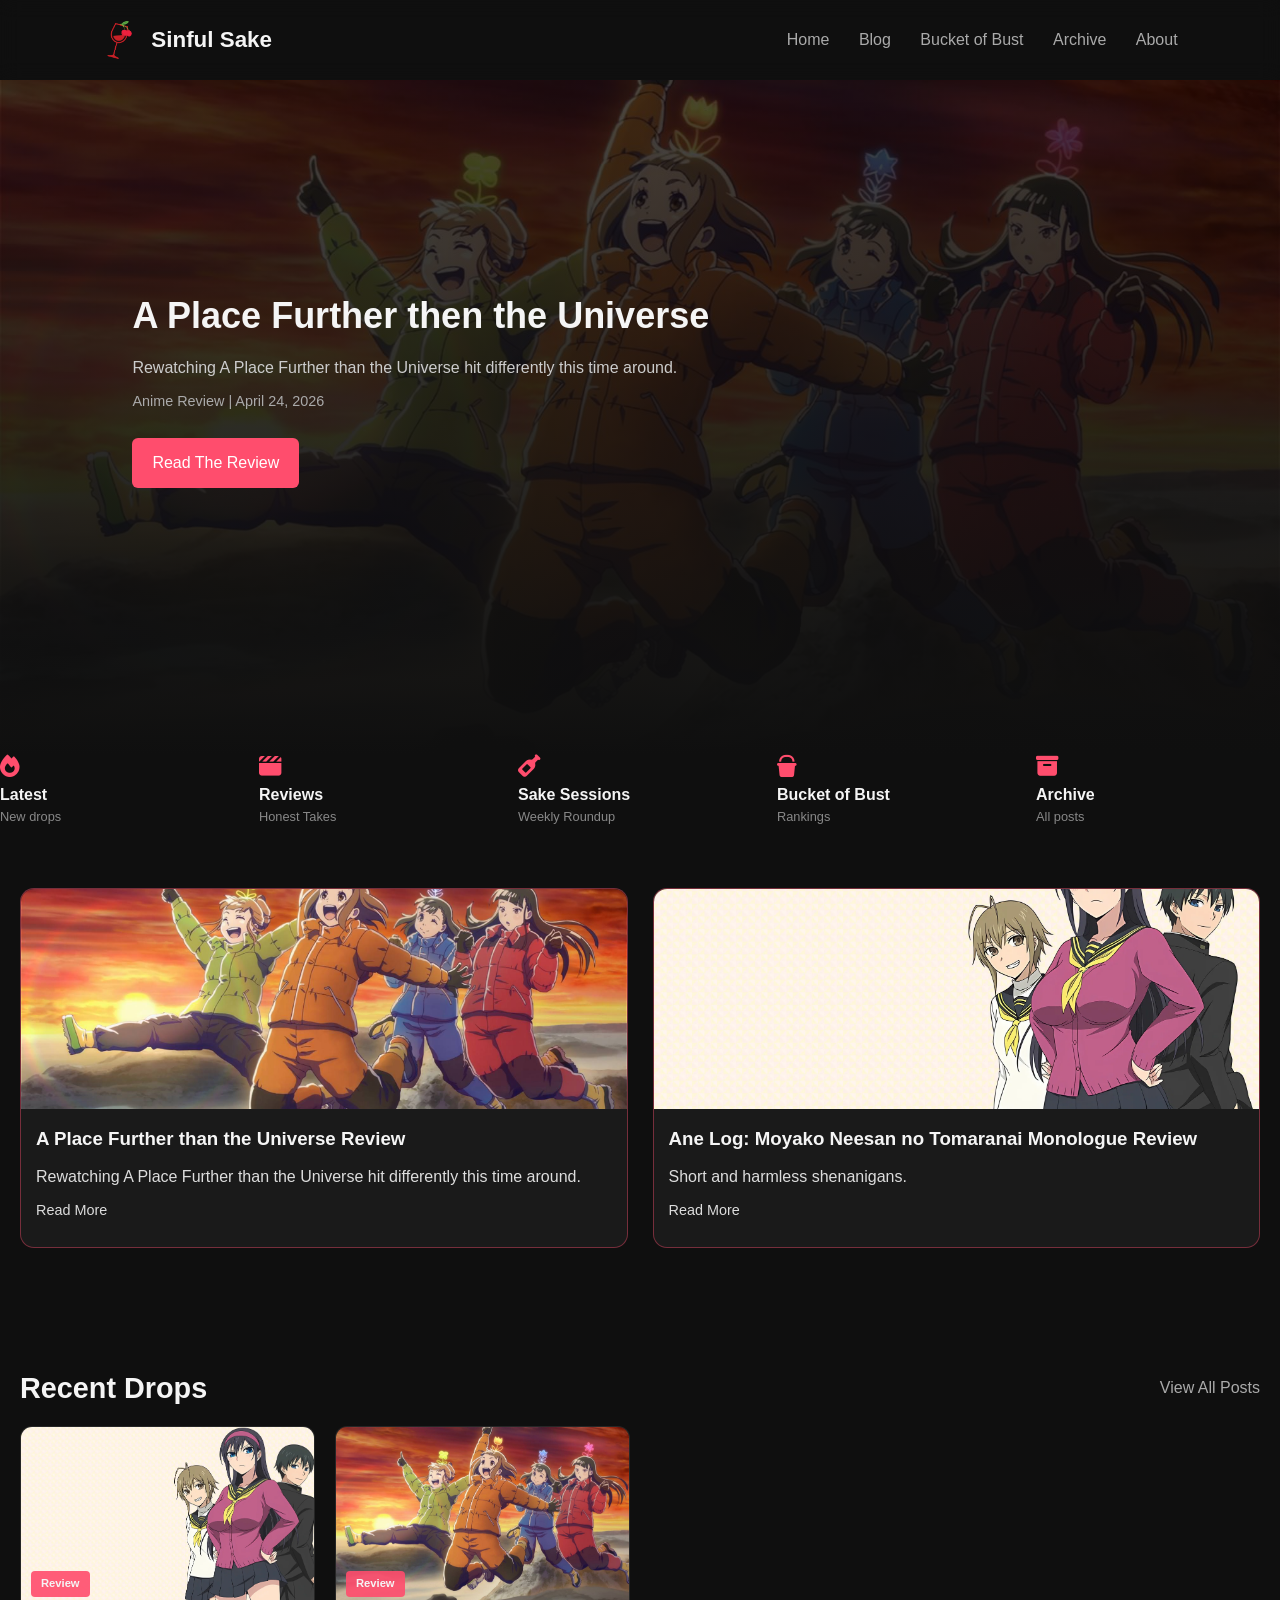
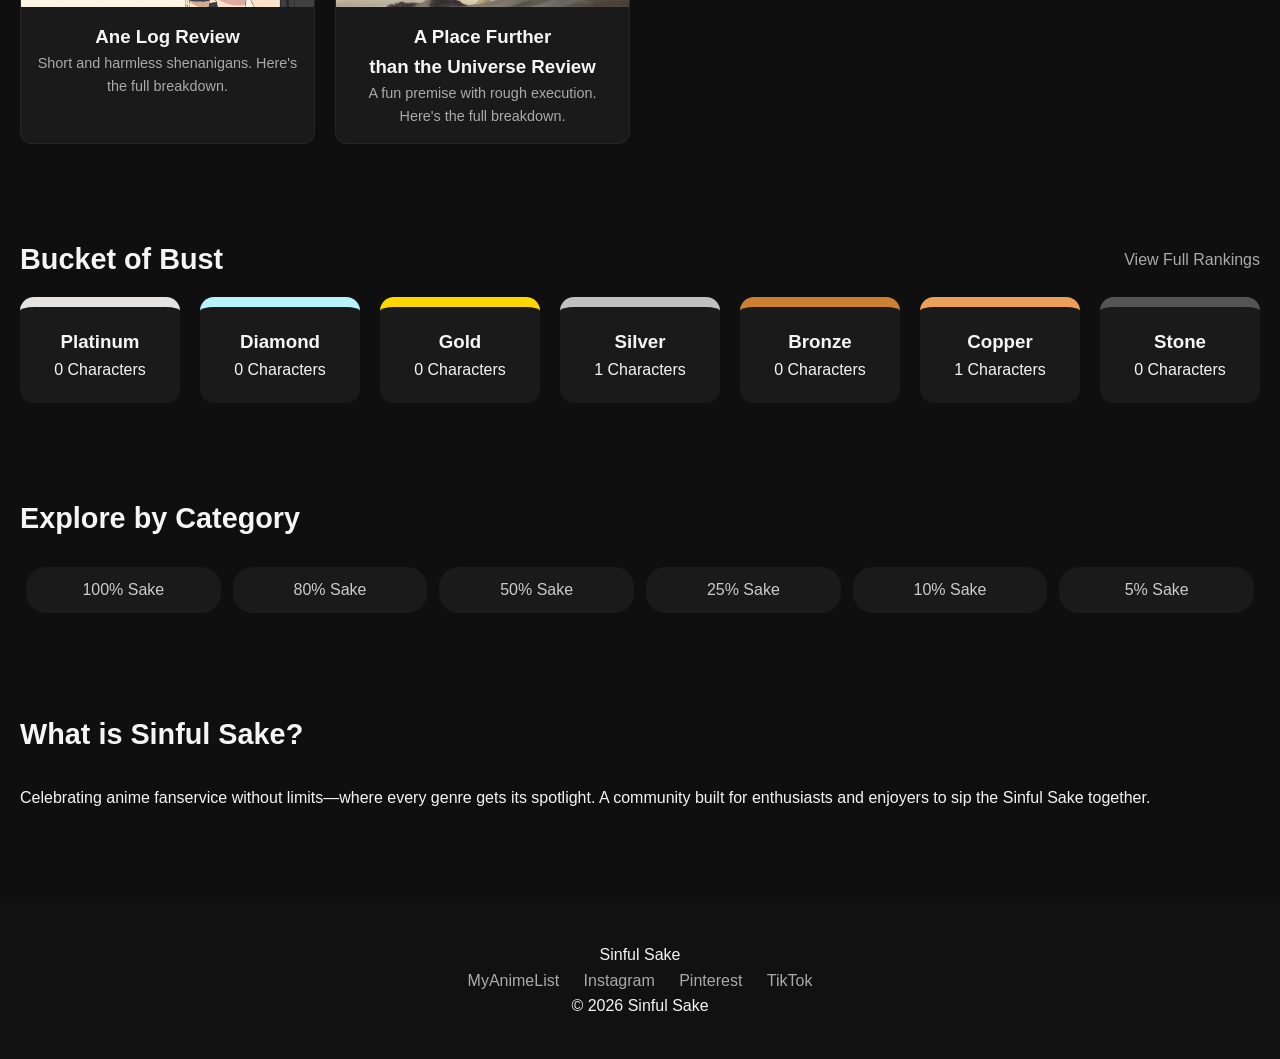
<file: index.html>
<!DOCTYPE html>
<html lang="en">
<head>
    <meta charset="UTF-8">
    <meta name="viewport" content="width=device-width, initial-scale=1.0">
    <title>Sinful Sake</title>
    <link rel="shortcut icon" href="img/icon.ico" type="image/x-icon">
    <link rel="stylesheet" href="https://cdnjs.cloudflare.com/ajax/libs/font-awesome/6.5.0/css/all.min.css">
    <link rel="stylesheet" href="css/base.css">
    <link rel="stylesheet" href="css/layout.css">
    <link rel="stylesheet" href="css/components.css">
    <link rel="stylesheet" href="css/pages.css">
    <link rel="stylesheet" href="css/post.css">
    <link rel="stylesheet" href="css/responsive.css">
    <!-- Google tag (gtag.js) -->
    <script async src="https://www.googletagmanager.com/gtag/js?id=G-5C6N6DQBXB"></script>
    <script>
      window.dataLayer = window.dataLayer || [];
      function gtag(){dataLayer.push(arguments);}
      gtag('js', new Date());
    
      gtag('config', 'G-5C6N6DQBXB');
    </script>
</head>

<body>
<!-- NAVBAR -->
<div id="navbar"></div>

<!-- HERO -->
<main>
<section class="hero">
    <div class="hero-content index">
        <h1>A Place Further then the Universe</h1>

        <p class="subtitle">
            Rewatching A Place Further than the Universe hit differently this time around.
        </p>

        <div class="meta">
            <span class="noselect">Anime Review</span>
            <span class="noselect">|</span>
            <span class="noselect">April 24, 2026</span>
        </div>

        <a href="post/sora-yori-mo-tooi-basho.html" class="btn">
            Read The Review
        </a>
    </div>
</section>
<div class="character-section-margin">
    
    <!-- FEATURE BAR -->
    <section class="feature-bar">
        <a href="blog.html" class="feature">
            <i class="fa-solid fa-fire"></i>
            <div>
                <strong>Latest</strong>
                <span class="subtitle">New drops</span>
            </div>
        </a>
    
        <a href="blog.html?filter=review" class="feature">
            <i class="fa-solid fa-clapperboard"></i>
            <div>
                <strong>Reviews</strong>
                <span class="subtitle">Honest Takes</span>
            </div>
        </a>
    
        <a href="blog.html?filter=weekly" class="feature">
            <i class="fa-solid fa-wine-bottle"></i>
            <div>
                <strong>Sake Sessions</strong>
                <span class="subtitle">Weekly Roundup</span>
            </div>
        </a>
    
        <a href="bucket.html" class="feature">
            <i class="fa-solid fa-bucket"></i>
            <div>
                <strong>Bucket of Bust</strong>
                <span class="subtitle">Rankings</span>
            </div>
        </a>
    
        <a href="archive.html" class="feature">
            <i class="fa-solid fa-box-archive"></i>
            <div>
                <strong>Archive</strong>
                <span class="subtitle">All posts</span>
            </div>
        </a>
    </section>
    
    <!-- SPLIT SECTION -->
    <section class="container split">
        <div class="card featured" onclick="window.location.href='post/sora-yori-mo-tooi-basho.html'">
            <img src="img/anime/a-place-further-than-the-universe/a-place-further-than-the-universe.jpeg" alt="A Place Further than the Universe">
    
            <div class="post-content content">
                <h3>A Place Further than the Universe Review</h3>
                <p>Rewatching A Place Further than the Universe hit differently this time around.</p>
    
                <div class="meta">
                    <p>Read More</p>
                </div>
            </div>
        </div>
        <div class="card featured" onclick="window.location.href='post/ane-log.html'">
            <img src="content/anime/ane-log/ane-log.webp" alt="Ane Log">
    
            <div class="post-content content">
                <h3>Ane Log: Moyako Neesan no Tomaranai Monologue Review</h3>
                <p>Short and harmless shenanigans.</p>
    
                <div class="meta">
                    <p>Read More</p>
                </div>
            </div>
        </div>
    </section>
    
    <!-- RECENT DROPS -->
    <section class="container recent-section">
        <div>
            <div class="section-header">
                <h2>Recent Drops</h2>
                <a href="blog.html" class="view-all">View All Posts</a>
            </div>
            <div class="post-grid">
                <!-- CARD -->
                <a href="post/ane-log.html" class="post-card">
                    <div class="post-image">
                        <img src="content/anime/ane-log/ane-log.webp" alt="Ane Log Review">
                        <span class="label review">Review</span>
                    </div>
                    <div class="post-body">
                        <h3>Ane Log Review</h3>
                        <p>Short and harmless shenanigans. Here's the full breakdown.</p>
                    </div>
                </a>
                <a href="post/sora-yori-mo-tooi-basho.html" class="post-card">
                    <div class="post-image">
                        <img src="img/anime/a-place-further-than-the-universe/a-place-further-than-the-universe.jpeg" alt="A Place Further than the Universe Review">
                        <span class="label review">Review</span>
                    </div>
                    <div class="post-body">
                        <h3>A Place Further <br>than the Universe Review</h3>
                        <p>A fun premise with rough execution. Here's the full breakdown.</p>
                    </div>
                </a>
            </div>
        </div>
    </section>
    
    <!-- BUCKET OF BUST -->
    <section class="bucket-section">
        <div class="container noselect">
                <div class="section-header">
                    <h2>Bucket of Bust</h2>
                    <a href="bucket.html" class="view-all">View Full Rankings</a>
                </div>
                <div class="bucket-grid">
                    <div class="tier platinum">
                        <a href="#">
                            <h3>Platinum</h3>
                        </a>
                        <span>0 Characters</span>
                    </div>
    
                    <div class="tier diamond">
                        <a href="#">
                            <h3>Diamond</h3>
                        </a>
                        <span>0 Characters</span>
                    </div>
    
                    <div class="tier gold">
                        <a href="#">
                            <h3>Gold</h3>
                        </a>
                        <span>0 Characters</span>
                    </div>
    
                    <div class="tier silver">
                        <a href="#">
                            <h3>Silver</h3>
                        </a>
                        <span>1 Characters</span>
                    </div>
    
                    <div class="tier bronze">
                        <a href="#">
                            <h3>Bronze</h3>
                        </a>
                        <span>0 Characters</span>
                    </div>
    
                    <div class="tier copper">
                        <a href="#">
                            <h3>Copper</h3>
                        </a>
                        <span>1 Characters</span>
                    </div>
    
                    <div class="tier stone">
                        <a href="#">
                            <h3>Stone</h3>
                        </a>
                        <span>0 Characters</span>
                    </div>
                </div>
        </div>
    </section>
    
    <!-- CATEGORIES -->
    <section class="category-section">
        <div class="container">
            <h2>Explore by Category</h2>
            <div class="category-tags">
                <a href="#">100% Sake</a>
                <a href="#">80% Sake</a>
                <a href="#">50% Sake</a>
                <a href="#">25% Sake</a>
                <a href="#">10% Sake</a>
                <a href="#">5% Sake</a>
            </div>
        </div>
    </section>
    
    <!-- ABOUT -->
    <section class="about">
        <div class = "container">
            <h2>What is Sinful Sake?</h2>
            <p>Celebrating anime fanservice without limits—where every genre gets its spotlight. A community built for enthusiasts and enjoyers to sip the Sinful Sake together.</p>
        </div>
    </section>
</div>
</main>
<!-- FOOTER -->
<div id="footer"></div>

<script src="scripts/script.js"></script>
<script src="scripts/gallery.js"></script>
</body>
</html>
</file>
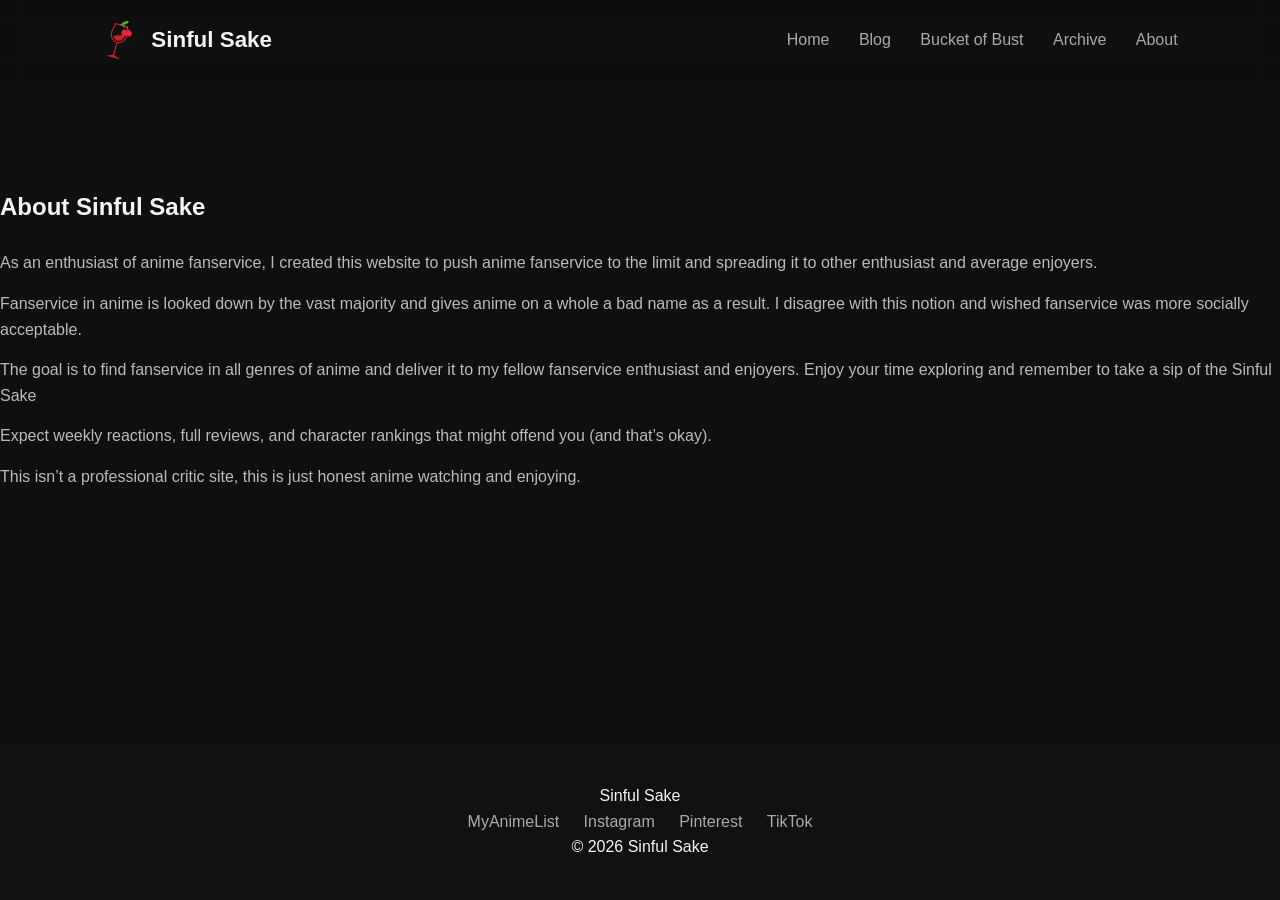
<file: about.html>
<!DOCTYPE html>
<html lang="en">
<head>
    <meta charset="UTF-8">
    <meta name="viewport" content="width=device-width, initial-scale=1.0">
    <title>About - Sinful Sake</title>
    <link rel="shortcut icon" href="img/Sinful Sake V2.ico" type="image/x-icon">
    <link rel="stylesheet" href="css/base.css">
    <link rel="stylesheet" href="css/layout.css">
    <link rel="stylesheet" href="css/components.css">
    <link rel="stylesheet" href="css/pages.css">
    <link rel="stylesheet" href="css/post.css">
    <link rel="stylesheet" href="css/responsive.css">
    <!-- Google tag (gtag.js) -->
    <script async src="https://www.googletagmanager.com/gtag/js?id=G-5C6N6DQBXB"></script>
    <script>
      window.dataLayer = window.dataLayer || [];
      function gtag(){dataLayer.push(arguments);}
      gtag('js', new Date());
    
      gtag('config', 'G-5C6N6DQBXB');
    </script>
</head>
<body>

<div id="navbar"></div>

<section class="character-section-margin">
    <div class="about-layout">
        <h1>About Sinful Sake</h1>
        <p>
            As an enthusiast of anime fanservice, I created this website to push anime fanservice to the limit and spreading it to other enthusiast and average enjoyers.
        </p>
        <p>
            Fanservice in anime is looked down by the vast majority and gives anime on a whole a bad name as a result. I disagree with this notion and wished fanservice was more socially acceptable.
        </p>
        <p>
            The goal is to find fanservice in all genres of anime and deliver it to my fellow fanservice enthusiast and enjoyers. Enjoy your time exploring and remember to take a sip of the Sinful Sake
        </p>
        <p>
            Expect weekly reactions, full reviews, and character rankings that
            might offend you (and that’s okay).
        </p>
        <p>
            This isn’t a professional critic site, this is just honest anime watching and enjoying.
        </p>
    </div>
</section>

<!-- FOOTER -->
<div id="footer" style="margin-top: auto;"></div>

<script src="scripts/script.js"></script>
<script src="scripts/gallery.js"></script>
</body>
</html>
</file>
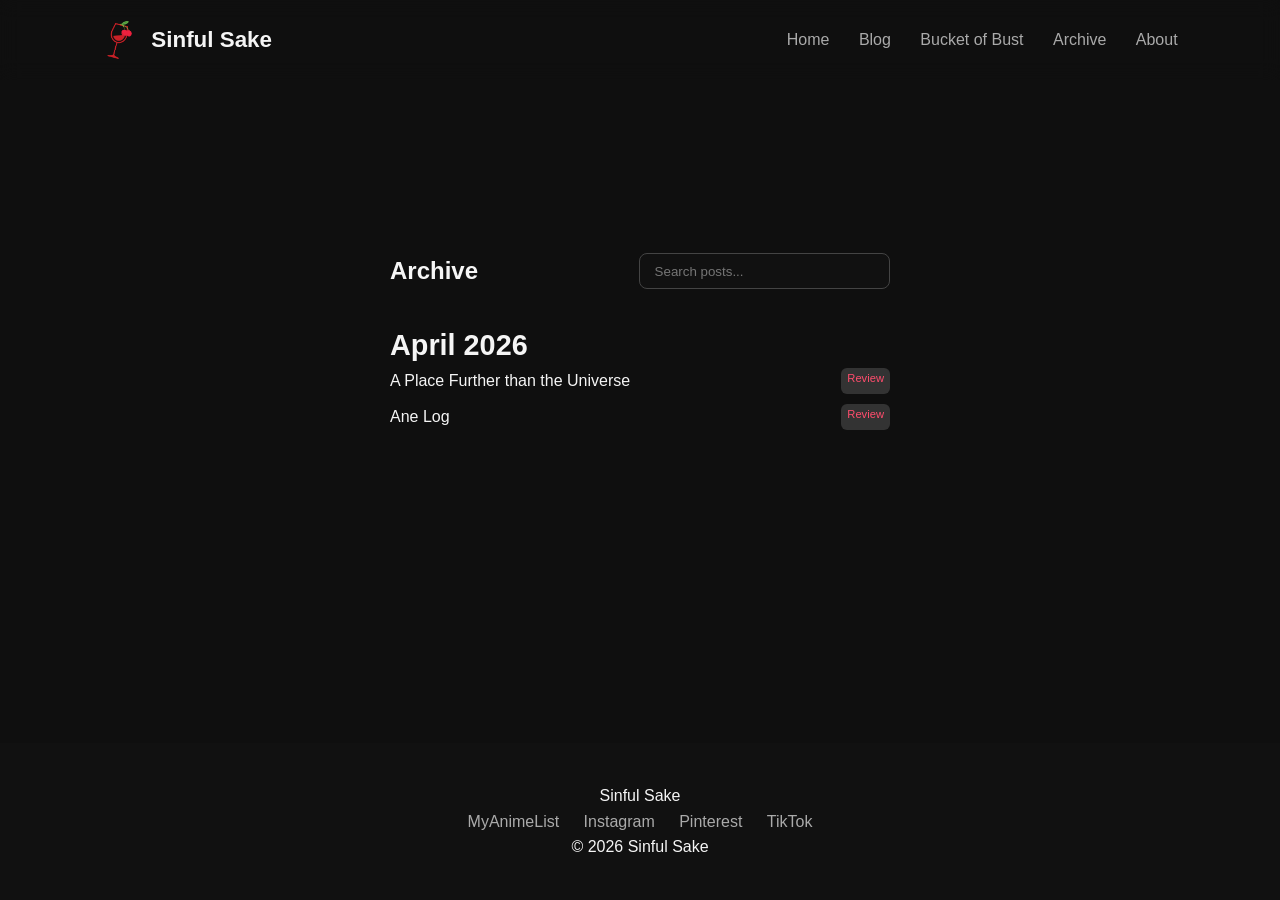
<file: archive.html>
<!DOCTYPE html>
<html lang="en">
<head>
    <meta charset="UTF-8">
    <meta name="viewport" content="width=device-width, initial-scale=1.0">
    <title>Archive - Sinful Sake</title>
    <link rel="shortcut icon" href="img/icon.ico" type="image/x-icon">
    <link rel="stylesheet" href="css/base.css">
    <link rel="stylesheet" href="css/layout.css">
    <link rel="stylesheet" href="css/components.css">
    <link rel="stylesheet" href="css/pages.css">
    <link rel="stylesheet" href="css/post.css">
    <link rel="stylesheet" href="css/responsive.css">
    <!-- Google tag (gtag.js) -->
    <script async src="https://www.googletagmanager.com/gtag/js?id=G-5C6N6DQBXB"></script>
    <script>
      window.dataLayer = window.dataLayer || [];
      function gtag(){dataLayer.push(arguments);}
      gtag('js', new Date());
    
      gtag('config', 'G-5C6N6DQBXB');
    </script>
</head>
<body>
<div id="navbar"></div>

<section class="page">
    
    <div class="archive-header">
        <h1>Archive</h1>

        <div class="archive-controls">
            <input type="text" id="searchInput" placeholder="Search posts...">
        </div>
    </div>

    <h2>April 2026</h2>
    <ul class="archive-list">
        <li>
            <a href="post/sora-yori-mo-tooi-basho.html">
                A Place Further than the Universe
            </a>
            <span class="tag review">Review</span>
        </li>
        <li>
            <a href="post/ane-log.html">
                Ane Log
            </a>
            <span class="tag review">Review</span>
        </li>
    </ul>

</section>

<div id="footer" style="margin-top: auto;"></div>

<script src="scripts/script.js"></script>
<script src="scripts/gallery.js"></script>
</body>
</html>
</file>
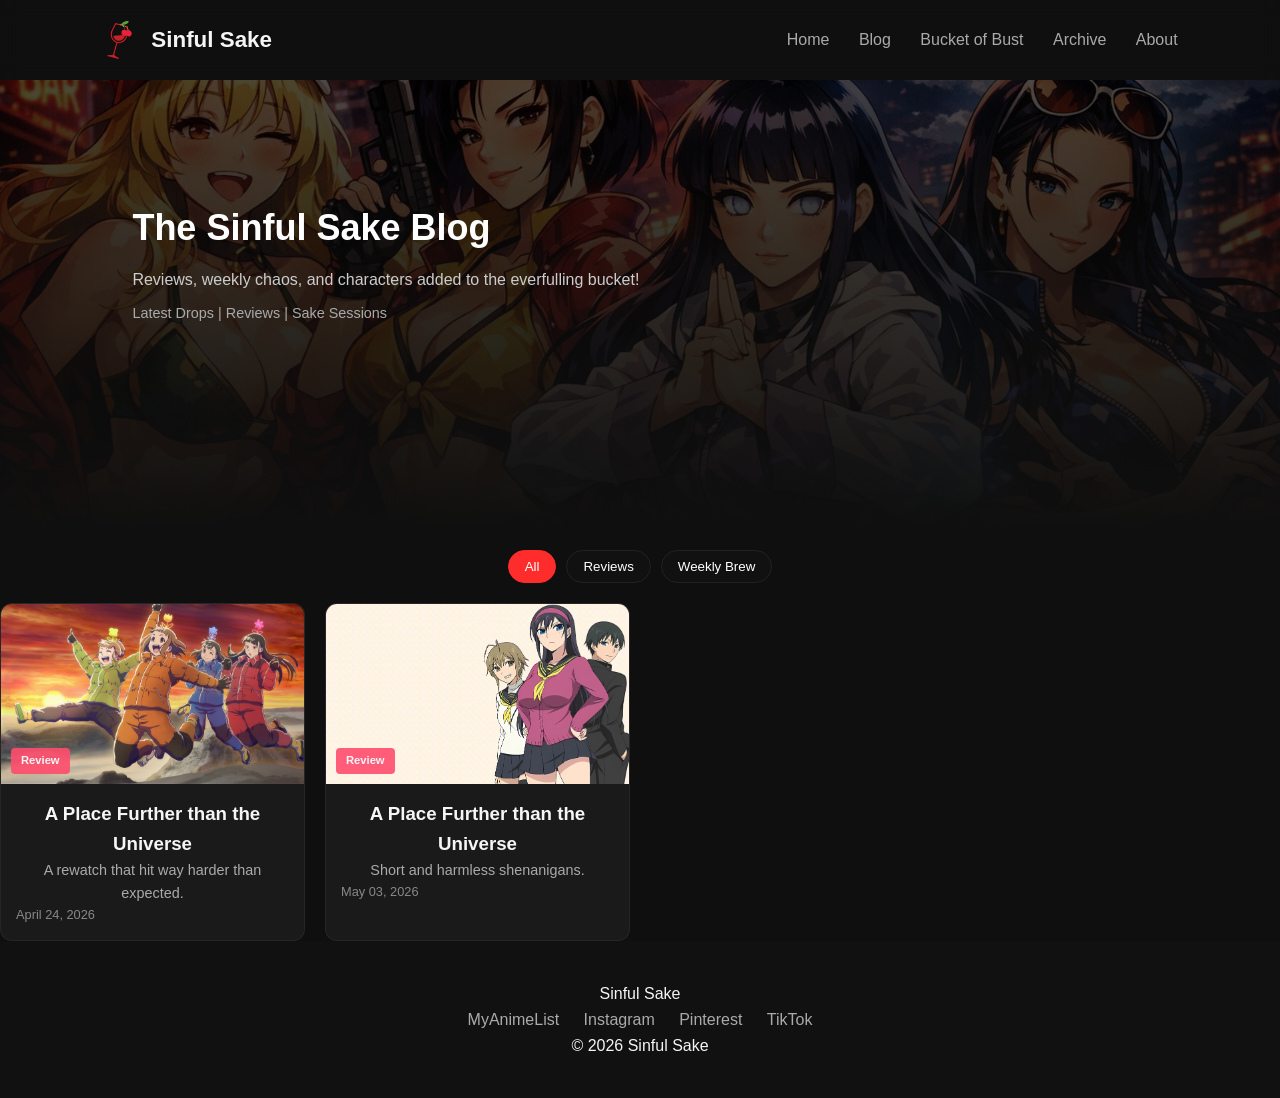
<file: blog.html>
<!DOCTYPE html>
<html lang="en">
<head>
    <meta charset="UTF-8">
    <meta name="viewport" content="width=device-width, initial-scale=1.0">
    <title>Blog - Sinful Sake</title>
    <link rel="shortcut icon" href="img/icon.ico" type="image/x-icon">
    <link rel="stylesheet" href="css/base.css">
    <link rel="stylesheet" href="css/layout.css">
    <link rel="stylesheet" href="css/components.css">
    <link rel="stylesheet" href="css/pages.css">
    <link rel="stylesheet" href="css/post.css">
    <link rel="stylesheet" href="css/responsive.css">
    <!-- Google tag (gtag.js) -->
    <script async src="https://www.googletagmanager.com/gtag/js?id=G-5C6N6DQBXB"></script>
    <script>
      window.dataLayer = window.dataLayer || [];
      function gtag(){dataLayer.push(arguments);}
      gtag('js', new Date());
    
      gtag('config', 'G-5C6N6DQBXB');
    </script>
</head>
<body>

<!-- NAVBAR -->
<div id="navbar"></div>

<!-- PAGE HEADER -->
<section class="hero blog-hero">

    <div class="hero-content index">
        <h1>The Sinful Sake Blog</h1>

        <p class="subtitle">
            Reviews, weekly chaos, and characters added to the everfulling bucket!
        </p>

        <div class="meta">
            <span>Latest Drops</span>
            <span>|</span>
            <span>Reviews</span>
            <span>|</span>
            <span>Sake Sessions</span>
        </div>

    </div>

</section>
<div class="character-section-margin">
    
    <!-- FILTERS -->
    <section>
        <div class="filter-group">
            <button class="filter-btn active" data-filter="all">All</button>
            <button class="filter-btn" data-filter="review">Reviews</button>
            <button class="filter-btn" data-filter="weekly">Weekly Brew</button>
        </div>
    </section>
    
    <!-- POSTS -->
    <section class="recent">
        <div class="post-grid">
    
            <!-- REVIEW -->
            <a href="post/sora-yori-mo-tooi-basho.html" class="post-card" data-type="review">
    
                <div class="post-image">
                    <img src="img/anime/a-place-further-than-the-universe/a-place-further-than-the-universe.jpeg" alt="">
                    <span class="label review">Review</span>
                </div>
    
                <div class="post-body">
                    <h3>A Place Further than the Universe</h3>
                    <p>A rewatch that hit way harder than expected.</p>
    
                    <div class="post-meta">
                        <span>April 24, 2026</span>
                    </div>
                </div>
            </a>
            <a href="post/ane-log.html" class="post-card" data-type="review">
    
                <div class="post-image">
                    <img src="content/anime/ane-log/ane-log.webp" alt="">
                    <span class="label review">Review</span>
                </div>
    
                <div class="post-body">
                    <h3>A Place Further than the Universe</h3>
                    <p>Short and harmless shenanigans.</p>
    
                    <div class="post-meta">
                        <span>May 03, 2026</span>
                    </div>
                </div>
            </a>
    
        </div>
    </section>
</div>

<!-- FOOTER -->
<div id="footer"></div>

<script src="scripts/script.js"></script>
<script src="scripts/gallery.js"></script>
</body>
</html>
</file>
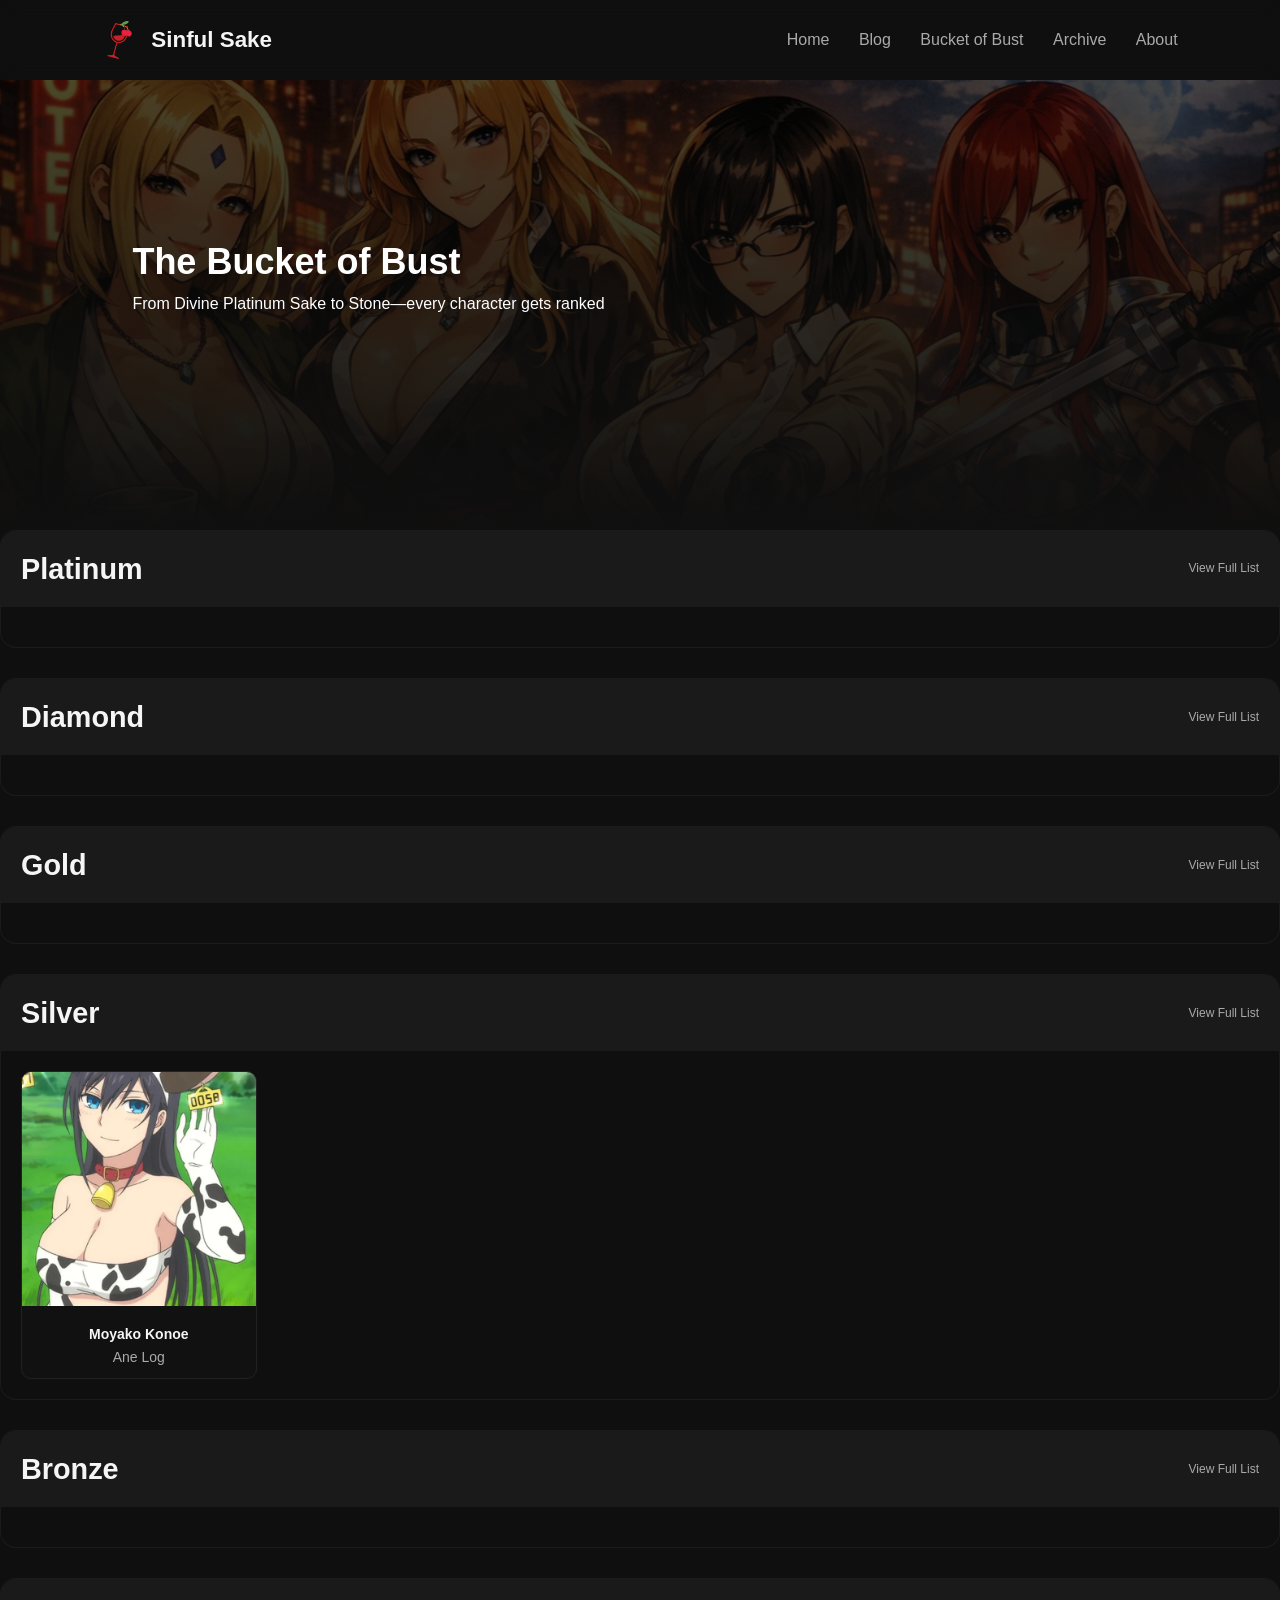
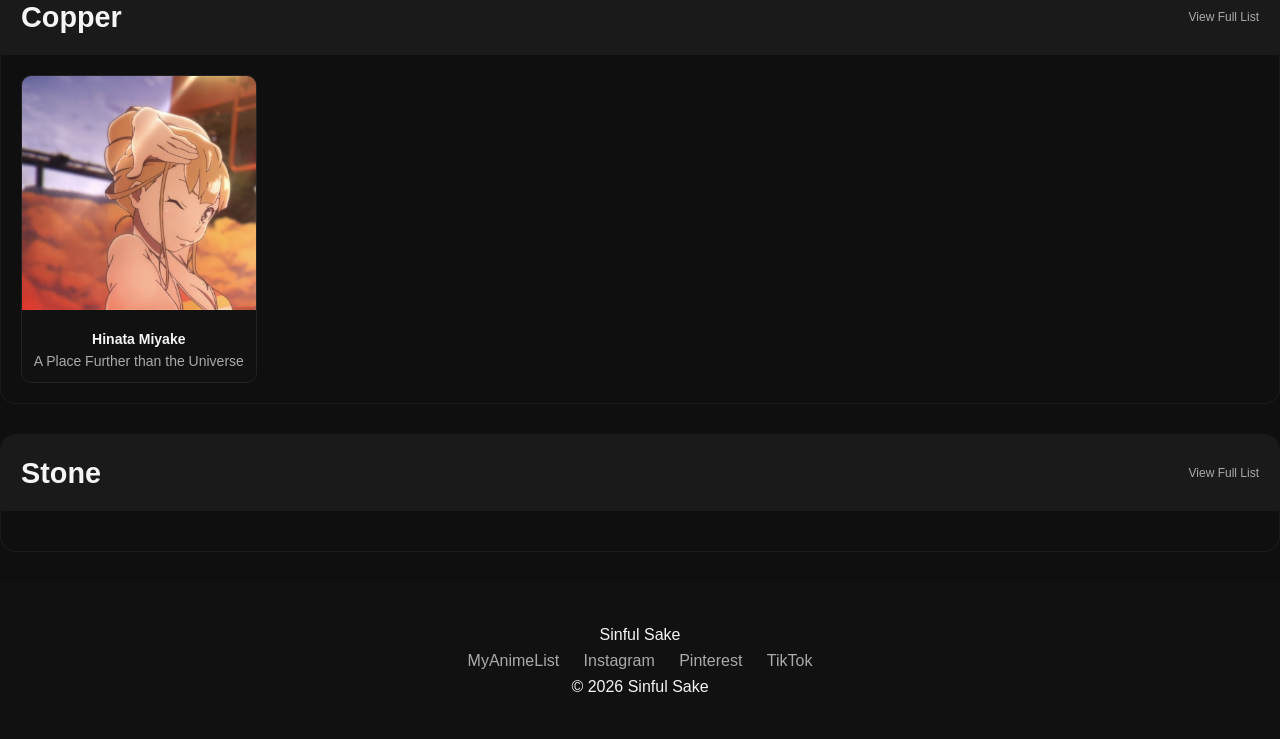
<file: bucket.html>
<!DOCTYPE html>
<html lang="en">
<head>
    <meta charset="UTF-8">
    <meta name="viewport" content="width=device-width, initial-scale=1.0">
    <title>Bucket of Bust - Sinful Sake</title>
    <link rel="shortcut icon" href="img/icon.ico" type="image/x-icon">
    <link rel="stylesheet" href="css/base.css">
    <link rel="stylesheet" href="css/layout.css">
    <link rel="stylesheet" href="css/components.css">
    <link rel="stylesheet" href="css/pages.css">
    <link rel="stylesheet" href="css/post.css">
    <link rel="stylesheet" href="css/responsive.css"> 
    <!-- Google tag (gtag.js) -->
    <script async src="https://www.googletagmanager.com/gtag/js?id=G-5C6N6DQBXB"></script>
    <script>
      window.dataLayer = window.dataLayer || [];
      function gtag(){dataLayer.push(arguments);}
      gtag('js', new Date());
    
      gtag('config', 'G-5C6N6DQBXB');
    </script>
</head>
<body>

<div id="navbar"></div>

<section class="hero bucket-hero">
    <div class="hero-content index">
        <h1>The Bucket of Bust</h1>
        <p>From Divine Platinum Sake to Stone—every character gets ranked</p>
    </div>
</section>
<section>
        <div class="character-section-margin">
            <div class="tier-card platinum">
                <div class="tier-header">
                    <h2>Platinum</h2>
                    <a href="#" class="view-tier">View Full List</a>
                </div>
                <div class="character-grid">
                    <!-- CHARACTER -->
                    <a href="#" class="character" style="display: none;">
                        <img src="img/characters/milky.jpg" alt="milky">
                        <div class="char-info">
                            <p class="name">Milky</p>
                            <span>Interspecies Reviewers</span>
                        </div>
                    </a>
                </div>
            </div>
            <div class="tier-card diamond">
                <div class="tier-header">
                    <h2>Diamond</h2>
                    <a href="#" class="view-tier">View Full List</a>
                </div>
                <div class="character-grid" >
                    <!-- CHARACTER -->
                    <a href="#" class="character" style="display: none;">
                        <img src="img/characters/haruka.jpg" alt="haruka">
                        <div class="char-info">
                            <p class="name">Haruka Gracia</p>
                            <span>Bashquash!</span>
                        </div>
                    </a>
                </div>
            </div>
            <div class="tier-card gold">
                <div class="tier-header">
                    <h2>Gold</h2>
                    <a href="#" class="view-tier">View Full List</a>
                </div>
                <div class="character-grid">
                    <!-- CHARACTER -->
                    <a href="#" class="character" style="display: none;">
                        <img src="img/characters/fuji-san.jpg" alt="fuji-san">
                        <div class="char-info">
                            <p class="name">Fuji-san</p>
                            <span>Namiuchigiwa no Muromi-san</span>
                        </div>
                    </a>
                </div>
            </div>
            <div class="tier-card silver">
                <div class="tier-header">
                    <h2>Silver</h2>
                    <a href="#" class="view-tier">View Full List</a>
                </div>
                <div class="character-grid">
                    <!-- CHARACTER -->
                    <a href="content/characters/moyako-konoe/moyako-konoe.html" class="character">
                        <img src="content/anime/ane-log/moyako-konoe.webp" alt="aloe">
                        <div class="char-info">
                            <p class="name">Moyako Konoe</p>
                            <span>Ane Log</span>
                        </div>
                    </a>
                </div>
            </div>
            <div class="tier-card bronze">
                <div class="tier-header">
                    <h2>Bronze</h2>
                    <a href="#" class="view-tier">View Full List</a>
                </div>
                <div class="character-grid">
                    <!-- CHARACTER -->
                    <a href="#" class="character" style="display: none;">
                        <img src="img/characters/kouhai-chan.jpg" alt="kouhai-chan">
                        <div class="char-info">
                            <p class="name">Kouhai-chan</p>
                            <span>Getsuyoubi no Tawawa</span>
                        </div>
                    </a>
                </div>
            </div>
            <div class="tier-card copper">
                <div class="tier-header">
                    <h2>Copper</h2>
                    <a href="#" class="view-tier">View Full List</a>
                </div>
                <div class="character-grid">
                    <!-- CHARACTER -->
                    <a href="content/characters/hinata-miyake/hinata-miyake.html" class="character">
                        <img src="img/anime/a-place-further-than-the-universe/Characters/Hinata-Miyake.jpg" alt="hinata miyake">
                        <div class="char-info">
                            <p class="name">Hinata Miyake</p>
                            <span>A Place Further than the Universe</span>
                        </div>
                    </a>
                </div>
            </div>
            <div class="tier-card stone">
                <div class="tier-header">
                    <h2>Stone</h2>
                    <a href="#" class="view-tier">View Full List</a>
                </div>
                <div class="character-grid">
                    <!-- CHARACTER -->
                    <a href="content/characters/hinata-miyake/hinata-miyake.html" class="character" style="display: none;">
                        <img src="img/anime/a-place-further-than-the-universe/Characters/Hinata-Miyake.jpg" alt="hinata miyake">
                        <div class="char-info">
                            <p class="name">Hinata Miyake</p>
                            <span>A Place Further than the Universe</span>
                        </div>
                    </a>
                </div>
            </div>
                </div>
        </div>
</section>

<div id="footer"></div>

<script src="scripts/script.js"></script>
<script src="scripts/gallery.js"></script>
</body>
</html>
</file>
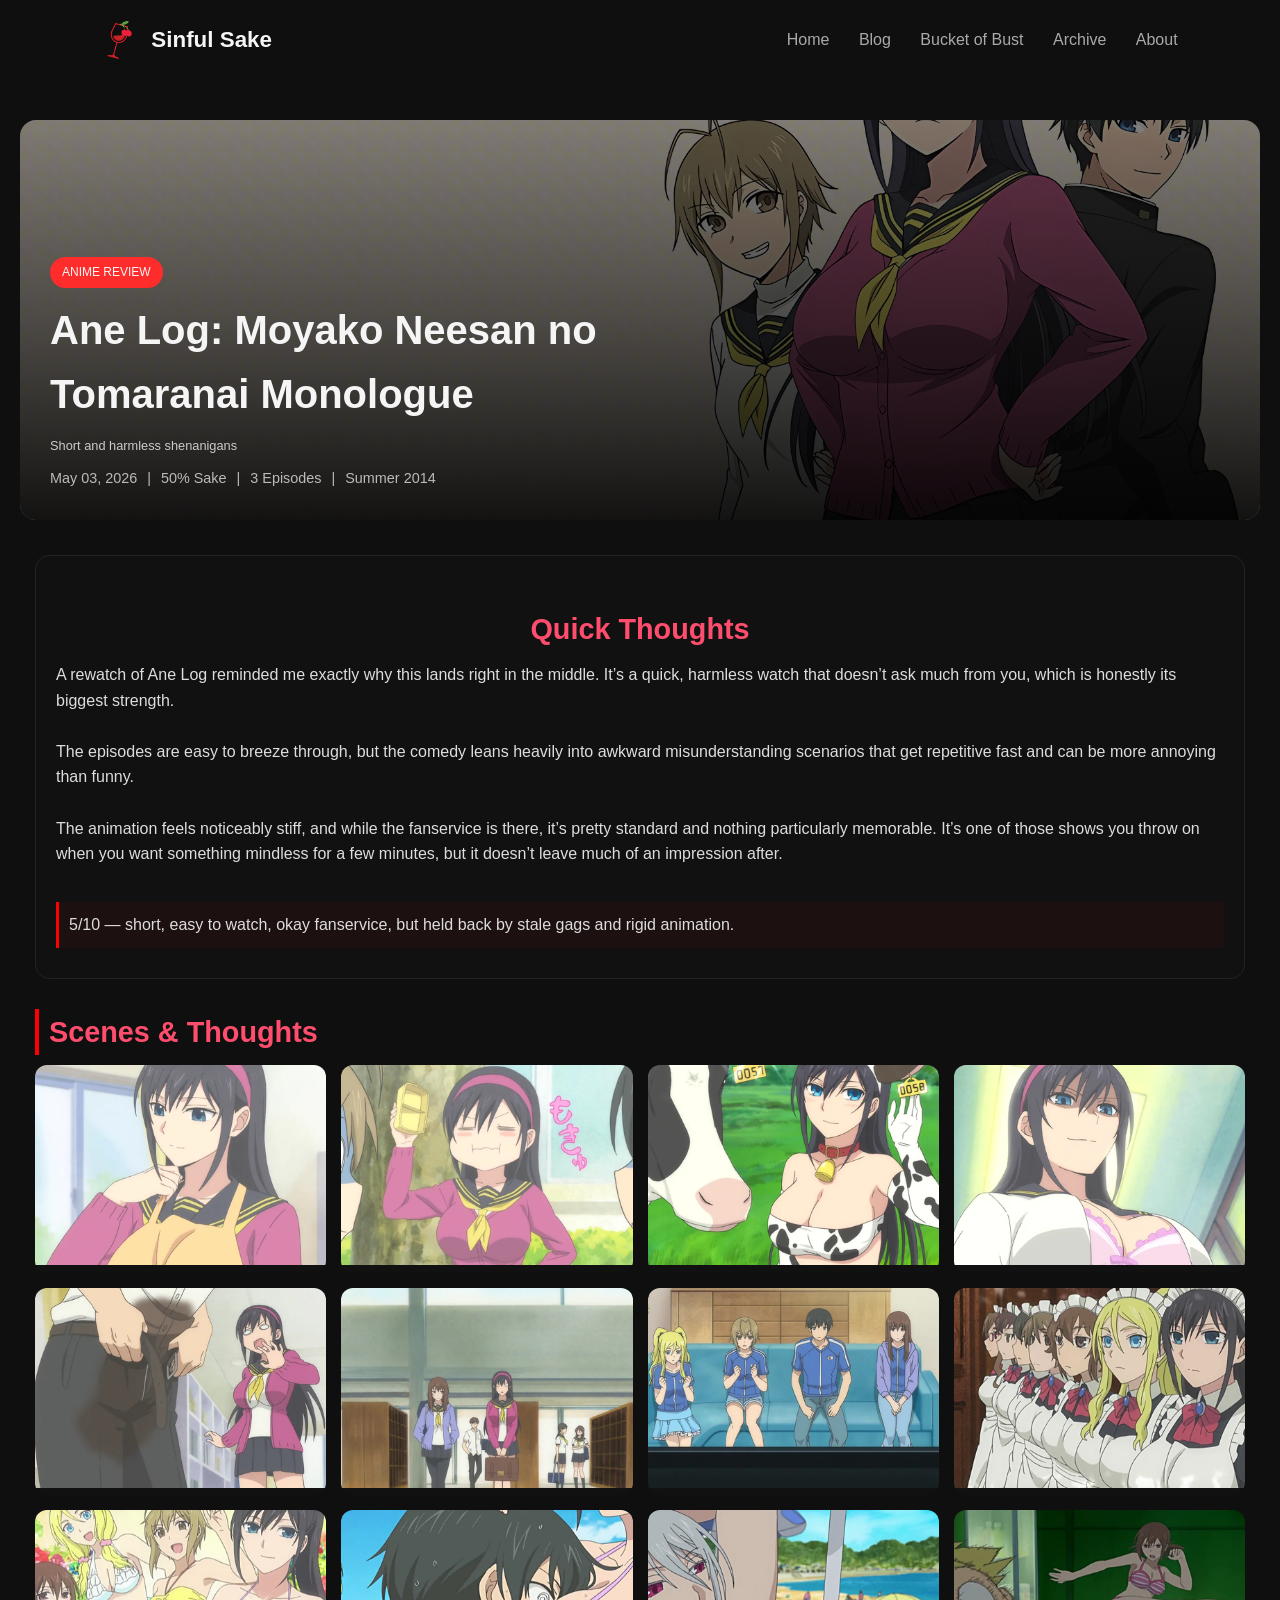
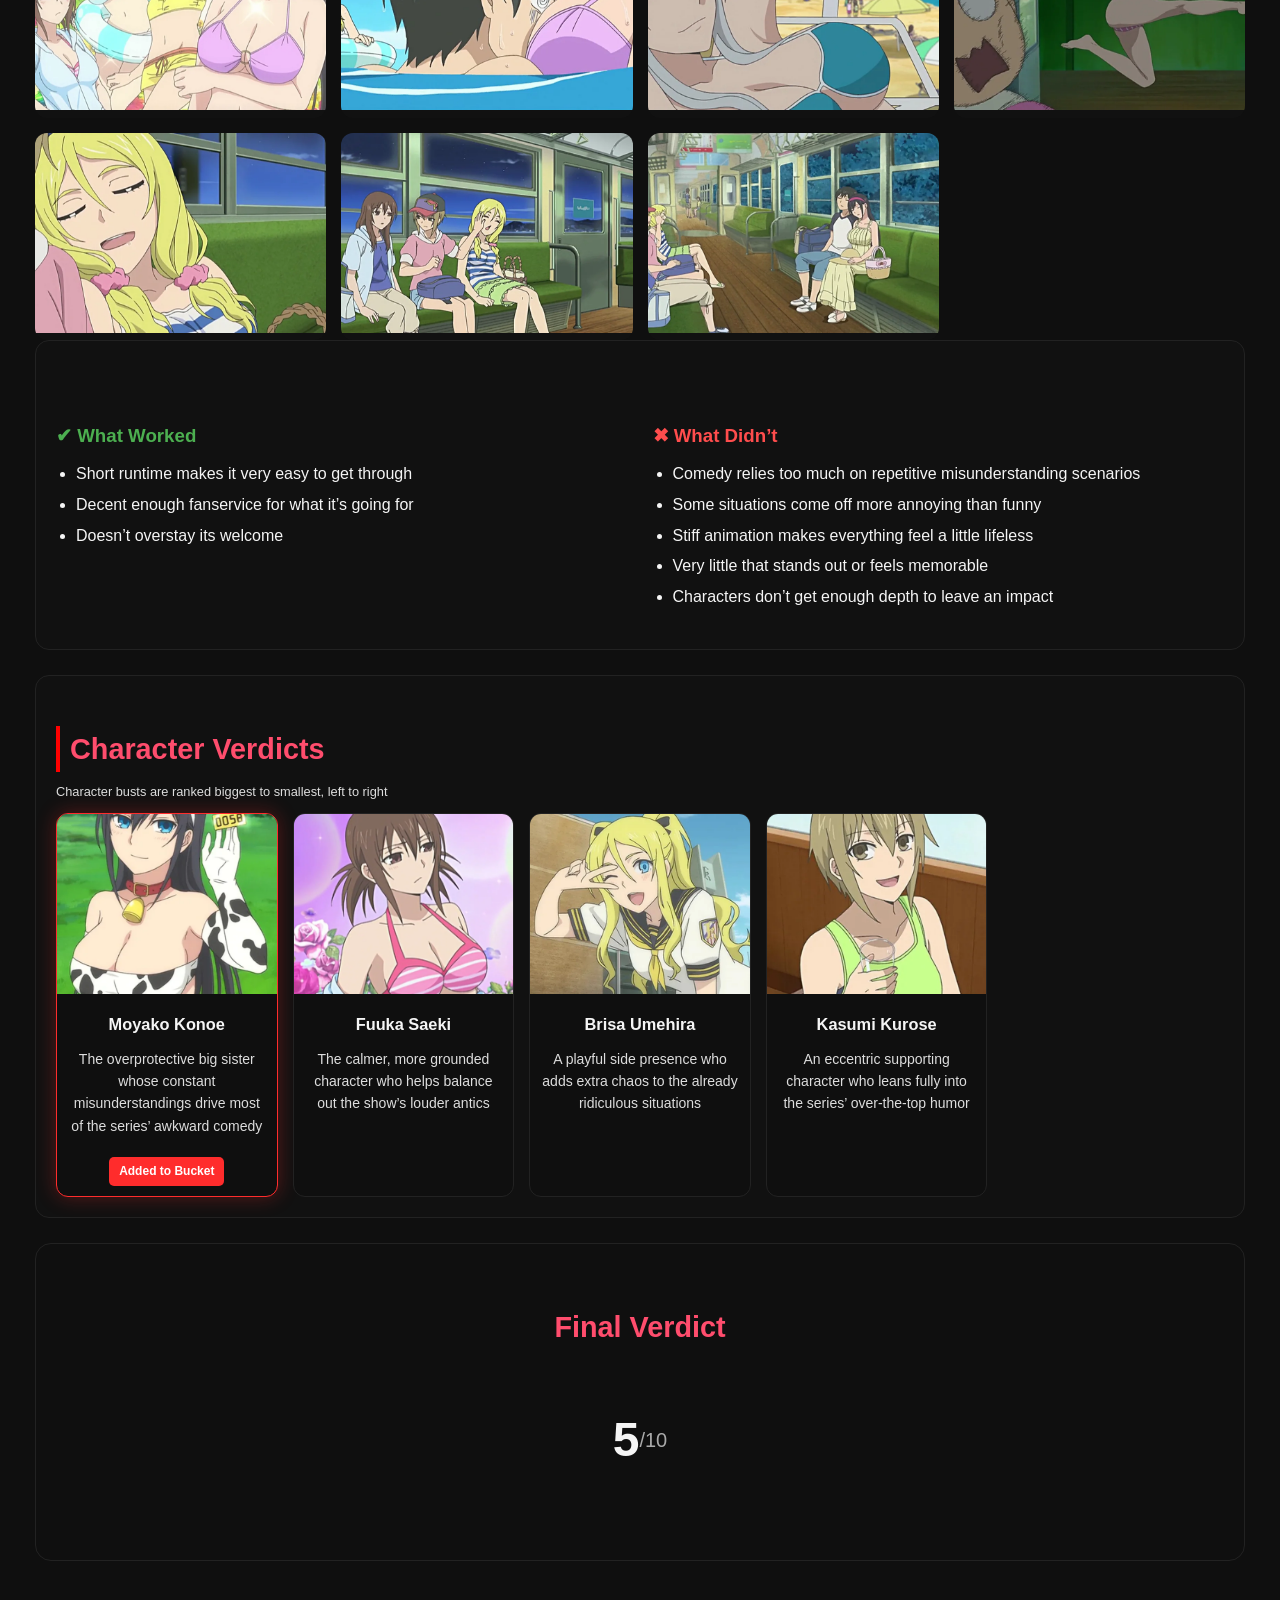
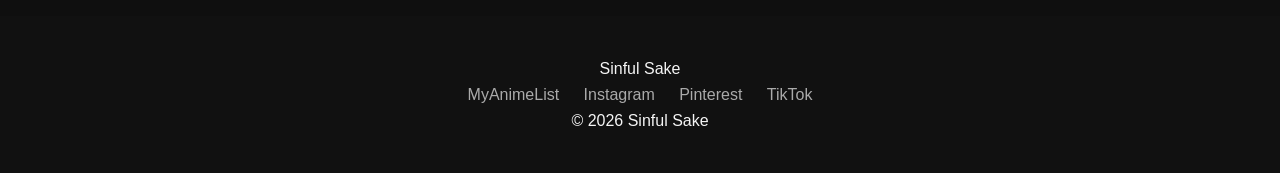
<file: post/ane-log.html>
<!DOCTYPE html>
<html lang="en">
<head>
    <meta charset="UTF-8">
    <meta name="viewport" content="width=device-width, initial-scale=1.0">
    <title>Ane Log Review - Sinful Sake</title>
    <link rel="shortcut icon" href="../img/icon.ico" type="image/x-icon">
    <link rel="stylesheet" href="../css/base.css">
    <link rel="stylesheet" href="../css/layout.css">
    <link rel="stylesheet" href="../css/components.css">
    <link rel="stylesheet" href="../css/pages.css">
    <link rel="stylesheet" href="../css/post.css">
    <link rel="stylesheet" href="../css/responsive.css">
</head>
<body>

<!-- NAVBAR -->
<div id="navbar"></div>

<article class="post">

    <!-- TITLE -->
    <header class="post-header">

        <div class="hero-wrapper">

            <!-- BACKGROUND IMAGE -->
            <img src="../content/anime/ane-log/ane-log.webp" alt="Ane Log">

            <!-- OVERLAY -->
            <div class="hero-overlay"></div>

            <!-- CONTENT -->
            <div class="hero-content">

                <span class="featured-tag">Anime Review</span>

                <h1>Ane Log: Moyako Neesan no Tomaranai Monologue</h1>

                <p class="subtitle">
                    Short and harmless shenanigans
                </p>

                <div class="meta-row">
                    <span>May 03, 2026</span>
                    <span>|</span>
                    <span>50% Sake</span>
                    <span>|</span>
                    <span>3 Episodes</span>
                    <span>|</span>
                    <span>Summer 2014</span>
                </div>

            </div>

        </div>

    </header>
    <div class="post-content">

    <!-- QUICK VERDICT CARD -->
    <section class="card verdict-card">
        <div class="card-header">
            <h2 style="text-align: center;">Quick Thoughts</h2>
        </div>

        <p>
            A rewatch of Ane Log reminded me exactly why this lands right in the middle. It’s a quick, harmless watch that doesn’t ask much from you, which is honestly its biggest strength. 
            <br><br>The episodes are easy to breeze through, but the comedy leans heavily into awkward misunderstanding scenarios that get repetitive fast and can be more annoying than funny.
            <br><br>The animation feels noticeably stiff, and while the fanservice is there, it’s pretty standard and nothing particularly memorable. It’s one of those shows you throw on when you want something mindless for a few minutes, but it doesn’t leave much of an impression after.
            <br><br><p class="highlight">5/10 — short, easy to watch, okay fanservice, but held back by stale gags and rigid animation.</p>
        </p>
    </section>


    <!-- GALLERY -->
    <h2 class="section-title">Scenes & Thoughts</h2>
    <div class="gallery">

            <div class="gallery-item">
                <img src="../content/anime/ane-log/ane_log_01.webp" alt="">
                <div class="overlay">
                    <p></p>
                </div>
            </div>
            <div class="gallery-item">
                <img src="../content/anime/ane-log/ane_log_07.webp" alt="">
                <div class="overlay">
                    <p></p>
                </div>
            </div>
            <div class="gallery-item">
                <img src="../content/anime/ane-log/ane_log_10.webp" alt="">
                <div class="overlay">
                    <p></p>
                </div>
            </div>
            <div class="gallery-item">
                <img src="../content/anime/ane-log/ane_log_13.webp" alt="">
                <div class="overlay">
                    <p></p>
                </div>
            </div>
            <div class="gallery-item">
                <img src="../content/anime/ane-log/ane_log_18.webp" alt="">
                <div class="overlay">
                    <p></p>
                </div>
            </div>
            <div class="gallery-item">
                <img src="../content/anime/ane-log/ane_log_20.webp" alt="">
                <div class="overlay">
                    <p></p>
                </div>
            </div>
            <div class="gallery-item">
                <img src="../content/anime/ane-log/ane_log_28.webp" alt="">
                <div class="overlay">
                    <p></p>
                </div>
            </div>
            <div class="gallery-item">
                <img src="../content/anime/ane-log/ane_log_34.webp" alt="">
                <div class="overlay">
                    <p></p>
                </div>
            </div>
            <div class="gallery-item">
                <img src="../content/anime/ane-log/ane_log_40.webp" alt="">
                <div class="overlay">
                    <p></p>
                </div>
            </div>
            <div class="gallery-item">
                <img src="../content/anime/ane-log/ane_log_47.webp" alt="">
                <div class="overlay">
                    <p></p>
                </div>
            </div>
            <div class="gallery-item">
                <img src="../content/anime/ane-log/ane_log_49.webp" alt="">
                <div class="overlay">
                    <p></p>
                </div>
            </div>
            <div class="gallery-item">
                <img src="../content/anime/ane-log/ane_log_52.webp" alt="">
                <div class="overlay">
                    <p></p>
                </div>
            </div>
            <div class="gallery-item">
                <img src="../content/anime/ane-log/ane_log_59.webp" alt="">
                <div class="overlay">
                    <p></p>
                </div>
            </div>
            <div class="gallery-item">
                <img src="../content/anime/ane-log/ane_log_60.webp" alt="">
                <div class="overlay">
                    <p></p>
                </div>
            </div>
            <div class="gallery-item">
                <img src="../content/anime/ane-log/ane_log_61.webp" alt="">
                <div class="overlay">
                    <p></p>
                </div>
            </div>
        </div>

    <!-- WORKED / DIDN’T -->
    <section class="card split-card">
        <div class="split">
            <div class="good">
                <h3>✔ What Worked</h3>
                <ul>
                    <li>Short runtime makes it very easy to get through</li>
                    <li>Decent enough fanservice for what it’s going for</li>
                    <li>Doesn’t overstay its welcome</li>
                </ul>
            </div>

            <div class="bad">
                <h3>✖ What Didn’t</h3>
                <ul>
                    <li>Comedy relies too much on repetitive misunderstanding scenarios</li>
                    <li>Some situations come off more annoying than funny</li>
                    <li>Stiff animation makes everything feel a little lifeless</li>
                    <li>Very little that stands out or feels memorable</li>
                    <li>Characters don’t get enough depth to leave an impact</li>
                </ul>
            </div>
        </div>
    </section>

<!-- CHARACTER SPOTLIGHT -->
<section class="card character-card">

    <div class="card-header">
        <h2 class="section-title">Character Verdicts</h2>
        <p class="subtitle">Character busts are ranked biggest to smallest, left to right</p>
    </div>

    <div class="character-grid spotlight">

        <!-- HINATA -->
        <div class="character-item bucket">
            <img src="../content/anime/ane-log/moyako-konoe.webp">

            <div class="char-info">
                <h3>Moyako Konoe</h3>
                <p>The overprotective big sister whose constant misunderstandings drive most of the series’ awkward comedy</p>
                <span class="verdict in"><a href="../content/characters/moyako-konoe/moyako-konoe.html">Added to Bucket</a></span>
            </div>
        </div>

        <!-- SHIRASE -->
        <div class="character-item">
            <img src="../content/anime/ane-log/fuuka-saeki.webp">

            <div class="char-info">
                <h3>Fuuka Saeki</h3>
                <p>The calmer, more grounded character who helps balance out the show’s louder antics</p>
            </div>
        </div>

        <!-- KIMARI -->
        <div class="character-item">
            <img src="../content/anime/ane-log/brisa-umehira.webp">

            <div class="char-info">
                <h3>Brisa Umehira</h3>
                <p>A playful side presence who adds extra chaos to the already ridiculous situations</p>
            </div>
        </div>

        <!-- YUZUKI -->
        <div class="character-item">
            <img src="../content/anime/ane-log/kasumi-kurose.webp">

            <div class="char-info">
                <h3>Kasumi Kurose</h3>
                <p>An eccentric supporting character who leans fully into the series’ over-the-top humor</p>
            </div>
        </div>

    </div>

</section>


    <!-- FINAL RATING -->
    <section class="final-rating-card" data-score="5">

        <div class="rating-background"></div>

        <div class="rating-content">
            <h2 class="rating-title">Final Verdict</h2>

            <div class="rating-circle">
                <span class="rating-number"></span>
                <span class="rating-total">/10</span>
            </div>
        </div>

    </section>

</div>
</article>

<div id="footer"></div>

<!-- LIGHTBOX -->
<div class="lightbox" id="lightbox">

    <span class="close">&times;</span>

    <img class="lightbox-img" id="lightbox-img">

    <button class="nav prev">&#10094;</button>
    <button class="nav next">&#10095;</button>

</div>
<script src="../scripts/script.js" defer></script>
<script src="../scripts/gallery.js" defer></script>

</body>
</html>
</file>
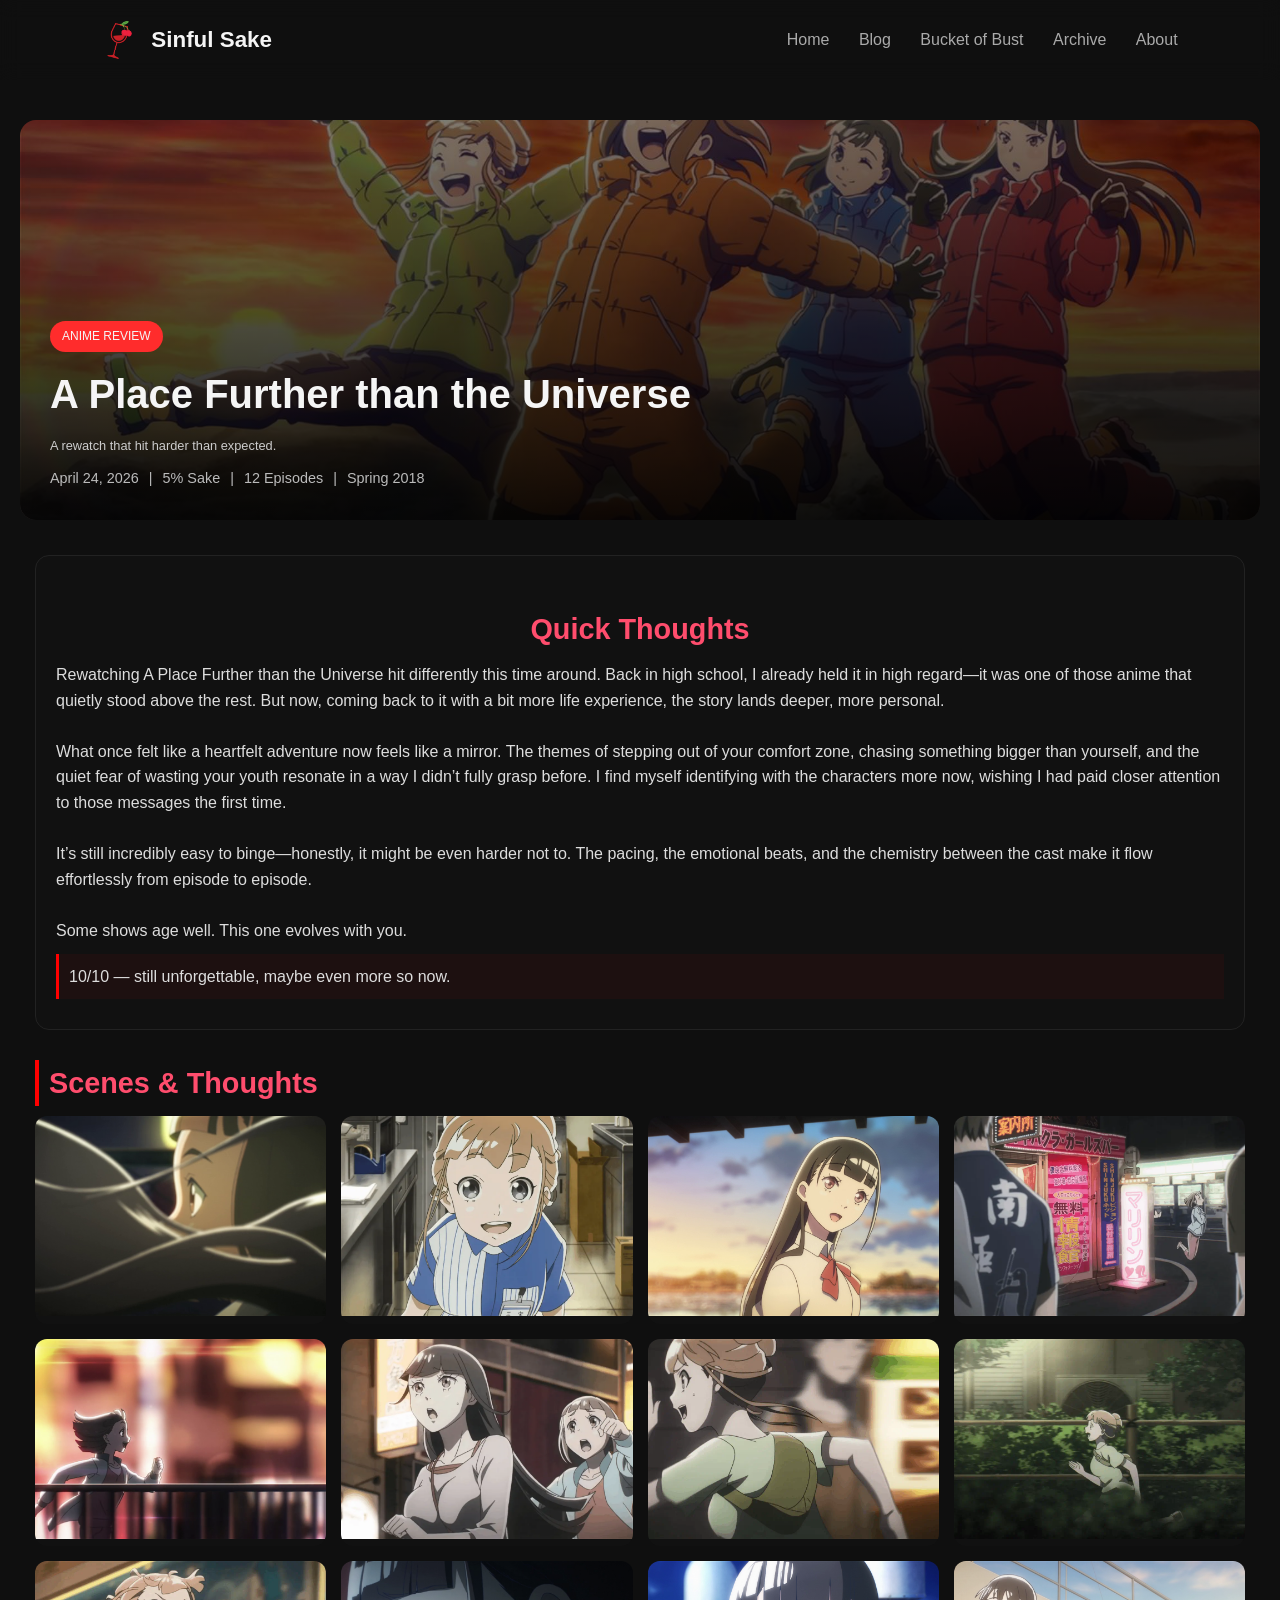
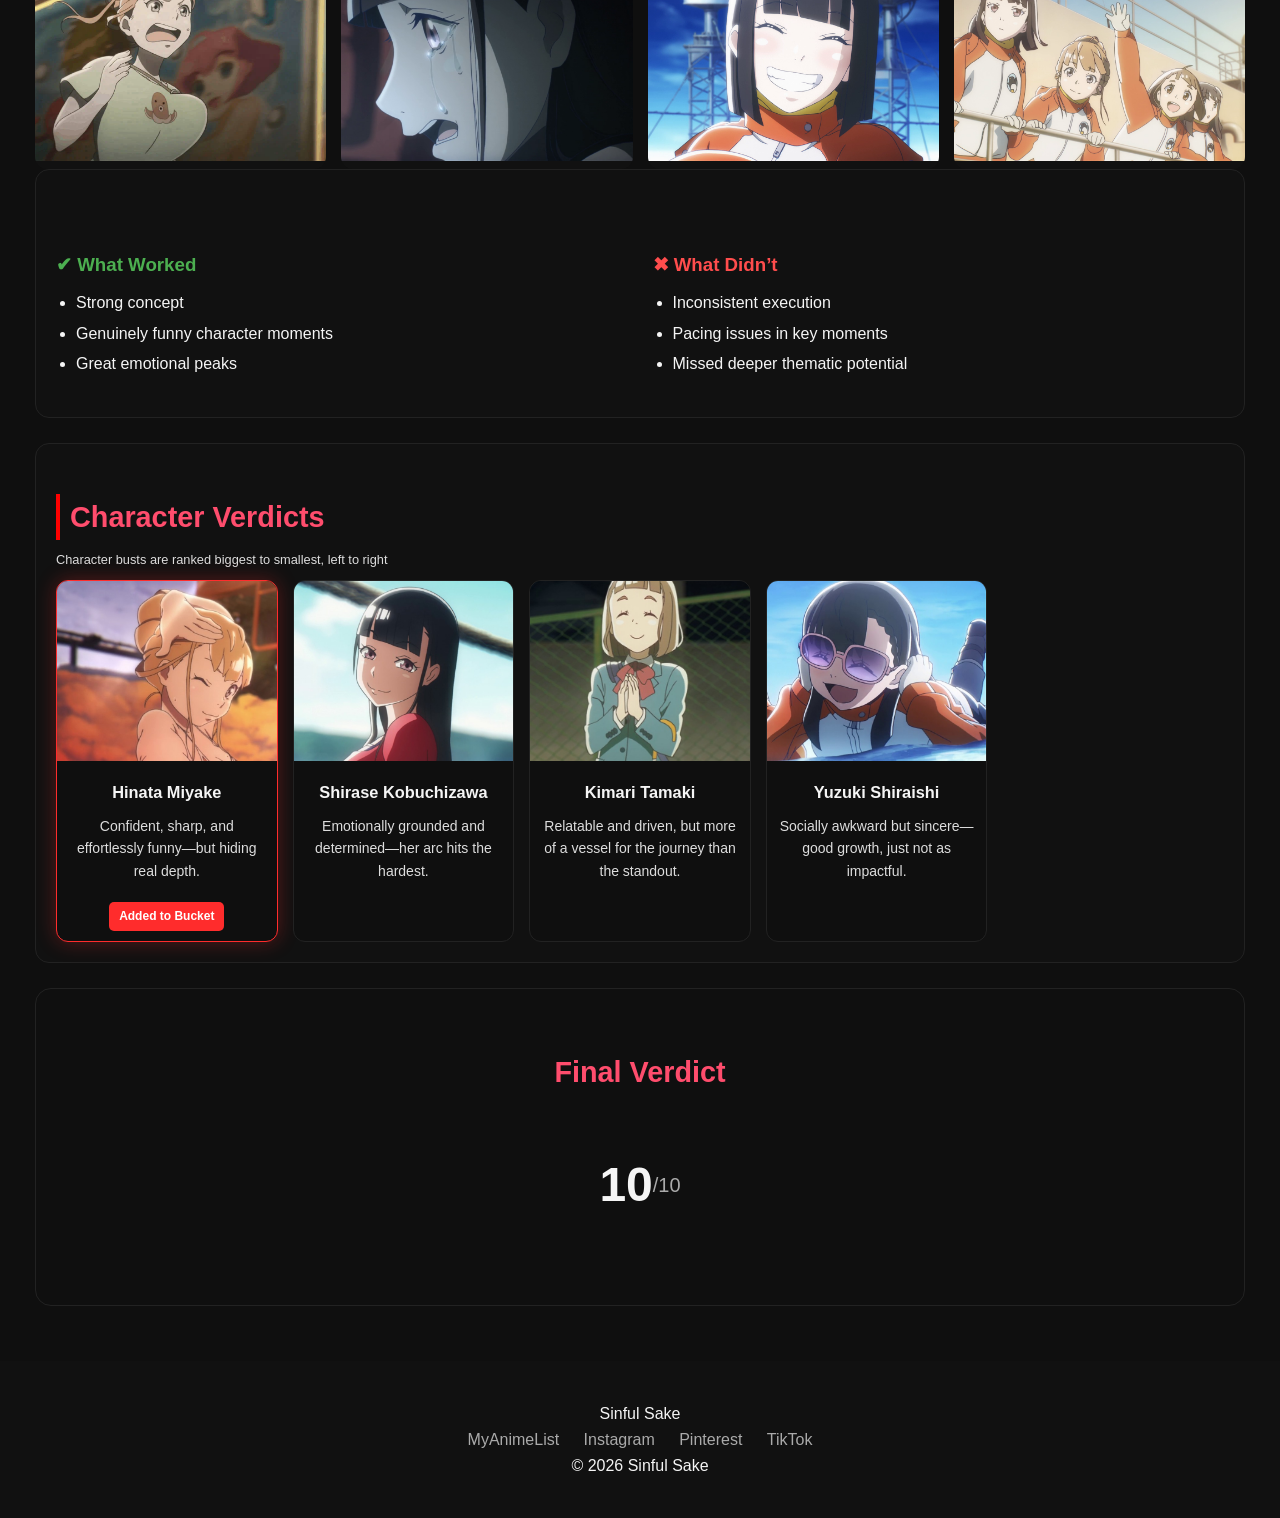
<file: post/sora-yori-mo-tooi-basho.html>
<!DOCTYPE html>
<html lang="en">
<head>
    <meta charset="UTF-8">
    <meta name="viewport" content="width=device-width, initial-scale=1.0">
    <title>A Place Further than the Universe Review - Sinful Sake</title>
    <link rel="shortcut icon" href="../img/icon.ico" type="image/x-icon">
    <link rel="stylesheet" href="../css/base.css">
    <link rel="stylesheet" href="../css/layout.css">
    <link rel="stylesheet" href="../css/components.css">
    <link rel="stylesheet" href="../css/pages.css">
    <link rel="stylesheet" href="../css/post.css">
    <link rel="stylesheet" href="../css/responsive.css">
</head>
<body>

<!-- NAVBAR -->
<div id="navbar"></div>

<article class="post">

    <!-- TITLE -->
    <header class="post-header">

        <div class="hero-wrapper">

            <!-- BACKGROUND IMAGE -->
            <img src="../img/anime/a-place-further-than-the-universe/a-place-further-than-the-universe.jpeg" alt="A Place Further than the Universe">

            <!-- OVERLAY -->
            <div class="hero-overlay"></div>

            <!-- CONTENT -->
            <div class="hero-content">

                <span class="featured-tag">Anime Review</span>

                <h1>A Place Further than the Universe</h1>

                <p class="subtitle">
                    A rewatch that hit harder than expected.
                </p>

                <div class="meta-row">
                    <span>April 24, 2026</span>
                    <span>|</span>
                    <span>5% Sake</span>
                    <span>|</span>
                    <span>12 Episodes</span>
                    <span>|</span>
                    <span>Spring 2018</span>
                </div>

            </div>

        </div>

    </header>
    <div class="post-content">

    <!-- QUICK VERDICT CARD -->
    <section class="card verdict-card">
        <div class="card-header">
            <h2 style="text-align: center;">Quick Thoughts</h2>
        </div>

        <p>
            Rewatching A Place Further than the Universe hit differently this time around. Back in high school, I already held it in high regard—it was one of those anime that quietly stood above the rest. But now, coming back to it with a bit more life experience, the story lands deeper, more personal. 
            <br><br>What once felt like a heartfelt adventure now feels like a mirror. The themes of stepping out of your comfort zone, chasing something bigger than yourself, and the quiet fear of wasting your youth resonate in a way I didn’t fully grasp before. I find myself identifying with the characters more now, wishing I had paid closer attention to those messages the first time.
            <br><br>It’s still incredibly easy to binge—honestly, it might be even harder not to. The pacing, the emotional beats, and the chemistry between the cast make it flow effortlessly from episode to episode.
            <br><br>Some shows age well. This one evolves with you.
            <br><p class="highlight">10/10 — still unforgettable, maybe even more so now.</p>
        </p>
    </section>


    <!-- GALLERY -->
    <h2 class="section-title">Scenes & Thoughts</h2>
    <div class="gallery">

            <div class="gallery-item">
                <img src="../img/anime/a-place-further-than-the-universe/00.png" alt="">
                <div class="overlay">
                    <p>Best girl Shirase appears</p>
                </div>
            </div>
            
            <div class="gallery-item">
                <img src="../img/anime/a-place-further-than-the-universe/Animation1.webp" alt="">
                <div class="overlay">
                    <p>Introduction to best girl Hinata</p>
                </div>
            </div>

            <div class="gallery-item">
                <img src="../img/anime/a-place-further-than-the-universe/01.png" alt="">
                <div class="overlay">
                    <p>Most iconic scene</p>
                </div>
            </div>

            <div class="gallery-item">
                <img src="../img/anime/a-place-further-than-the-universe/Animation2.webp" alt="">
                <div class="overlay">
                    <p>Kana being Kana</p>
                </div>
            </div>

            <div class="gallery-item">
                <img src="../img/anime/a-place-further-than-the-universe/02.png" alt="">
                <div class="overlay">
                    <p>Another defining and icon scene</p>
                </div>
            </div>
            
            <div class="gallery-item">
                <img src="../img/anime/a-place-further-than-the-universe/Animation3.webp" alt="">
                <div class="overlay">
                    <p>Started off strong</p>
                </div>
            </div>
            
            <div class="gallery-item">
                <img src="../img/anime/a-place-further-than-the-universe/Animation4.webp" alt="">
                <div class="overlay">
                    <p>Best girl Hinata</p>
                </div>
            </div>
            
            <div class="gallery-item">
                <img src="../img/anime/a-place-further-than-the-universe/Animation5.webp" alt="">
                <div class="overlay">
                    <p>The pace!</p>
                </div>
            </div>
            
            <div class="gallery-item">
                <img src="../img/anime/a-place-further-than-the-universe/Animation6.webp" alt="">
                <div class="overlay">
                    <p>Starting to feel tired</p>
                </div>
            </div>
            
            <div class="gallery-item">
                <img src="../img/anime/a-place-further-than-the-universe/03.png" alt="">
                <div class="overlay">
                    <p>Such a rush of emotions. Hit me in my teens and got me again in my 20s</p>
                </div>
            </div>

            <div class="gallery-item">
                <img src="../img/anime/a-place-further-than-the-universe/04.png" alt="">
                <div class="overlay">
                    <p>Very cathartic</p>
                </div>
            </div>

            <div class="gallery-item">
                <img src="../img/anime/a-place-further-than-the-universe/05.png" alt="">
                <div class="overlay">
                    <p>Saying goodbye</p>
                </div>
            </div>
    </div>

    <!-- WORKED / DIDN’T -->
    <section class="card split-card">
        <div class="split">
            <div class="good">
                <h3>✔ What Worked</h3>
                <ul>
                    <li>Strong concept</li>
                    <li>Genuinely funny character moments</li>
                    <li>Great emotional peaks</li>
                </ul>
            </div>

            <div class="bad">
                <h3>✖ What Didn’t</h3>
                <ul>
                    <li>Inconsistent execution</li>
                    <li>Pacing issues in key moments</li>
                    <li>Missed deeper thematic potential</li>
                </ul>
            </div>
        </div>
    </section>

<!-- CHARACTER SPOTLIGHT -->
<section class="card character-card">

    <div class="card-header">
        <h2 class="section-title">Character Verdicts</h2>
        <p class="subtitle">Character busts are ranked biggest to smallest, left to right</p>
    </div>

    <div class="character-grid spotlight">

        <!-- HINATA -->
        <div class="character-item bucket">
            <img src="../img/anime/a-place-further-than-the-universe/Characters/Hinata-Miyake.jpg">

            <div class="char-info">
                <h3>Hinata Miyake</h3>
                <p>Confident, sharp, and effortlessly funny—but hiding real depth.</p>
                <span class="verdict in"><a href="../content/characters/hinata-miyake/hinata-miyake.html">Added to Bucket</a></span>
            </div>
        </div>

        <!-- SHIRASE -->
        <div class="character-item">
            <img src="../img/anime/a-place-further-than-the-universe/Characters/Shirase-Kobuchizawa.jpg">

            <div class="char-info">
                <h3>Shirase Kobuchizawa</h3>
                <p>Emotionally grounded and determined—her arc hits the hardest.</p>
            </div>
        </div>

        <!-- KIMARI -->
        <div class="character-item">
            <img src="../img/anime/a-place-further-than-the-universe/Characters/Kimari-Tamaki.jpg">

            <div class="char-info">
                <h3>Kimari Tamaki</h3>
                <p>Relatable and driven, but more of a vessel for the journey than the standout.</p>
            </div>
        </div>

        <!-- YUZUKI -->
        <div class="character-item">
            <img src="../img/anime/a-place-further-than-the-universe/Characters/Yuzuki-Shiraishi.jpg">

            <div class="char-info">
                <h3>Yuzuki Shiraishi</h3>
                <p>Socially awkward but sincere—good growth, just not as impactful.</p>
            </div>
        </div>

    </div>

</section>


    <!-- FINAL RATING -->
    <section class="final-rating-card" data-score="10">

        <div class="rating-background"></div>

        <div class="rating-content">
            <h2 class="rating-title">Final Verdict</h2>

            <div class="rating-circle">
                <span class="rating-number"></span>
                <span class="rating-total">/10</span>
            </div>
        </div>

    </section>

</div>
</article>

<div id="footer"></div>

<!-- LIGHTBOX -->
<div class="lightbox" id="lightbox">

    <span class="close">&times;</span>

    <img class="lightbox-img" id="lightbox-img">

    <button class="nav prev">&#10094;</button>
    <button class="nav next">&#10095;</button>

</div>
<script src="../scripts/gallery.js"></script>
<script src="../scripts/script.js" defer></script>

</body>
</html>
</file>
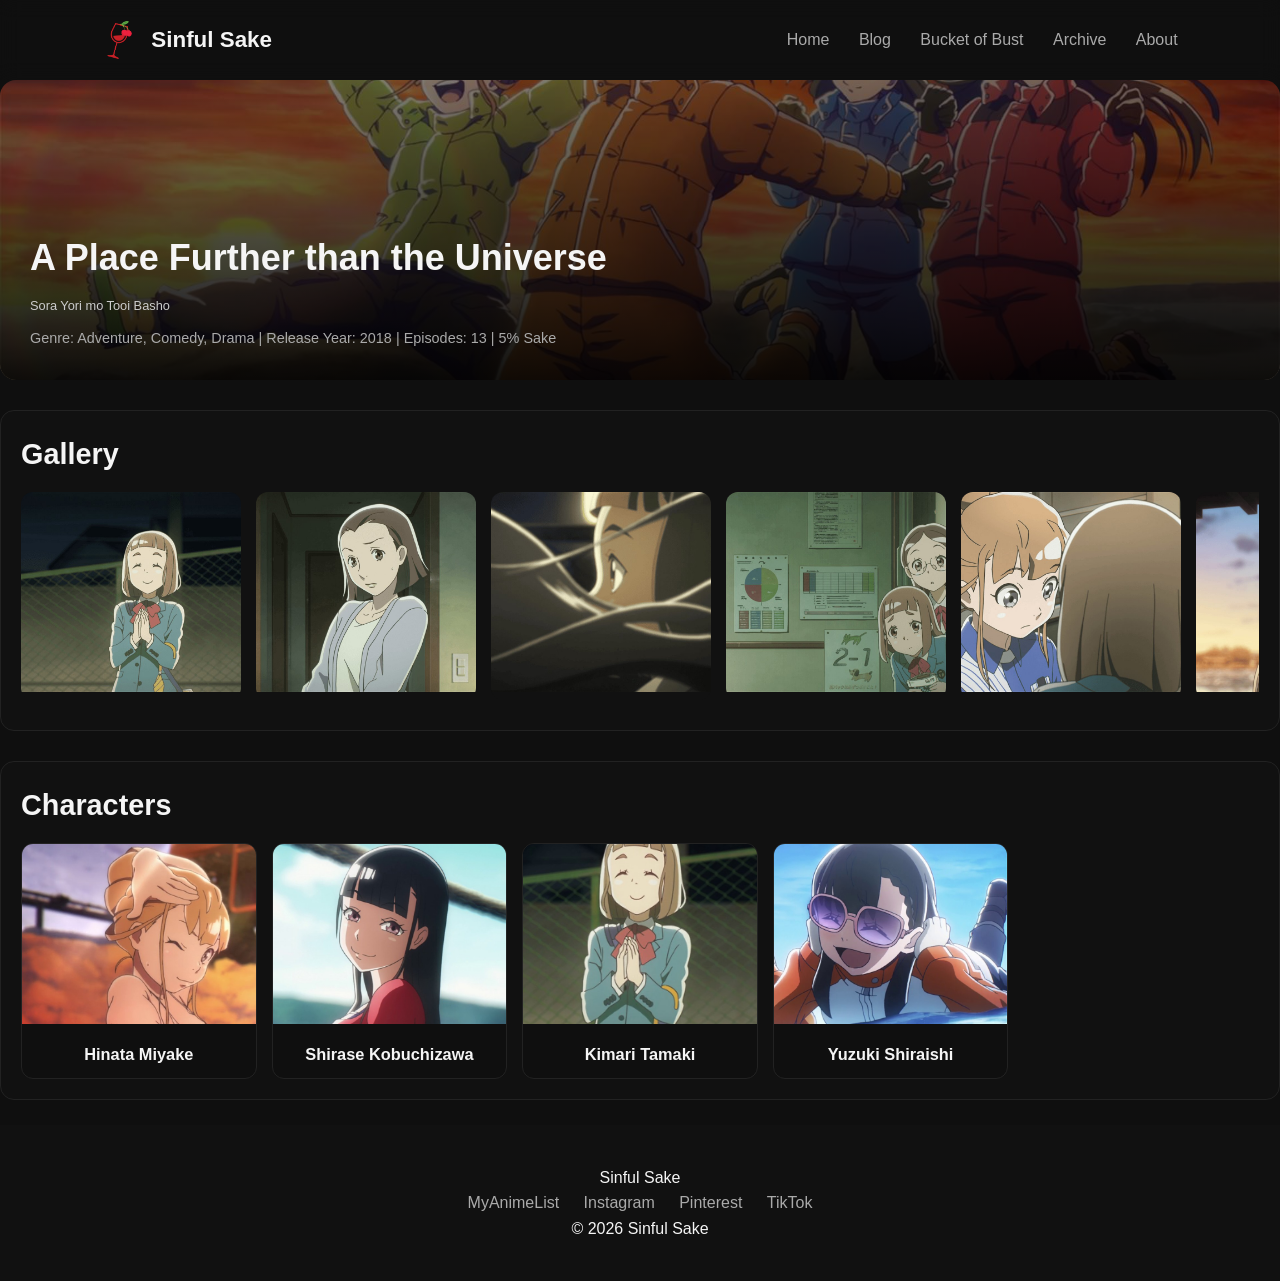
<file: content/anime/a-place-further-than-the-universe/a-place-further-than-the-universe.html>
<!DOCTYPE html>
<html lang="en">
<head>
    <meta charset="UTF-8">
    <meta name="viewport" content="width=device-width, initial-scale=1.0">
    <title>A Place Further than the Universe - Sinful Sake</title>
    <link rel="shortcut icon" href="../../../img/icon.ico" type="image/x-icon">
    <link rel="stylesheet" href="../../../css/base.css">
    <link rel="stylesheet" href="../../../css/layout.css">
    <link rel="stylesheet" href="../../../css/components.css">
    <link rel="stylesheet" href="../../../css/pages.css">
    <link rel="stylesheet" href="../../../css/post.css">
    <link rel="stylesheet" href="../../../css/responsive.css">
    <!-- Google tag (gtag.js) -->
    <script async src="https://www.googletagmanager.com/gtag/js?id=G-5C6N6DQBXB"></script>
    <script>
      window.dataLayer = window.dataLayer || [];
      function gtag(){dataLayer.push(arguments);}
      gtag('js', new Date());
    
      gtag('config', 'G-5C6N6DQBXB');
    </script>
</head>
<body>
<!-- NAVBAR -->
<div id="navbar"></div>

<section class="character-section">
    <div class="character-section-margin">
        <!-- HERO SECTION -->
        <div class="header-hero">
            <img src="../../../img/anime/a-place-further-than-the-universe/a-place-further-than-the-universe.jpeg" alt="A Place Further than the Universe">
            <div class="header-overlay"></div>
            <div class="hero-content">
                <h1>A Place Further than the Universe</h1>
                <p class="subtitle">Sora Yori mo Tooi Basho</p>
                <div class="meta">
                    <span>Genre: Adventure, Comedy, Drama</span>
                    <span>|</span>
                    <span>Release Year: 2018</span>
                    <span>|</span>
                    <span>Episodes: 13</span>
                    <span>|</span>
                    <span>5% Sake</span>
                </div>
            </div>
        </div>
        <!-- GALLERY -->
        <div class="card" style="margin-top: 30px;">
            <div class="section-header">
                <h2>Gallery</h2>
            </div>

            <div class="gallery-wrapper">
                <div class="gallery">
                    <div class="gallery-item">
                        <img src="01.jpg" alt="A Place Further than the Universe">
                    </div>
                    <div class="gallery-item">
                        <img src="02.jpg" alt="A Place Further than the Universe">
                    </div>
                    <div class="gallery-item">
                        <img src="03.jpg" alt="A Place Further than the Universe">
                    </div>
                    <div class="gallery-item">
                        <img src="04.jpg" alt="A Place Further than the Universe">
                    </div>
                    <div class="gallery-item">
                        <img src="05.jpg" alt="A Place Further than the Universe">
                    </div>
                    <div class="gallery-item">
                        <img src="06.jpg" alt="A Place Further than the Universe">
                    </div>
                    <div class="gallery-item">
                        <img src="07.jpg" alt="A Place Further than the Universe">
                    </div>
                    <div class="gallery-item">
                        <img src="08.jpg" alt="A Place Further than the Universe">
                    </div>
                    <div class="gallery-item">
                        <img src="09.jpg" alt="A Place Further than the Universe">
                    </div>
                    <div class="gallery-item">
                        <img src="10.jpg" alt="A Place Further than the Universe">
                    </div>
                    <div class="gallery-item">
                        <img src="11.jpg" alt="A Place Further than the Universe">
                    </div>
                    <div class="gallery-item">
                        <img src="12.jpg" alt="A Place Further than the Universe">
                    </div>
                    <div class="gallery-item">
                        <img src="13.jpg" alt="A Place Further than the Universe">
                    </div>
                    <div class="gallery-item">
                        <img src="14.jpg" alt="A Place Further than the Universe">
                    </div>
                    <div class="gallery-item">
                        <img src="15.jpg" alt="A Place Further than the Universe">
                    </div>
                    <div class="gallery-item">
                        <img src="16.jpg" alt="A Place Further than the Universe">
                    </div>
                    <div class="gallery-item">
                        <img src="17.jpg" alt="A Place Further than the Universe">
                    </div>
                    <div class="gallery-item">
                        <img src="18.jpg" alt="A Place Further than the Universe">
                    </div>
                    <div class="gallery-item">
                        <img src="19.jpg" alt="A Place Further than the Universe">
                    </div>
                    <div class="gallery-item">
                        <img src="20.jpg" alt="A Place Further than the Universe">
                    </div>
                    <div class="gallery-item">
                        <img src="21.jpg" alt="A Place Further than the Universe">
                    </div>
                    <div class="gallery-item">
                        <img src="22.jpg" alt="A Place Further than the Universe">
                    </div>
                    <div class="gallery-item">
                        <img src="23.jpg" alt="A Place Further than the Universe">
                    </div>
                    <div class="gallery-item">
                        <img src="24.jpg" alt="A Place Further than the Universe">
                    </div>
                    <div class="gallery-item">
                        <img src="25.jpg" alt="A Place Further than the Universe">
                    </div>
                    <div class="gallery-item">
                        <img src="26.jpg" alt="A Place Further than the Universe">
                    </div>
                    <div class="gallery-item">
                        <img src="27.jpg" alt="A Place Further than the Universe">
                    </div>
                    <div class="gallery-item">
                        <img src="28.jpg" alt="A Place Further than the Universe">
                    </div>
                    <div class="gallery-item">
                        <img src="29.jpg" alt="A Place Further than the Universe">
                    </div>
                    <div class="gallery-item">
                        <img src="30.jpg" alt="A Place Further than the Universe">
                    </div>
                    <div class="gallery-item">
                        <img src="31.jpg" alt="A Place Further than the Universe">
                    </div>
                    <div class="gallery-item">
                        <img src="32.jpg" alt="A Place Further than the Universe">
                    </div>
                    <div class="gallery-item">
                        <img src="33.jpg" alt="A Place Further than the Universe">
                    </div>
                    <div class="gallery-item">
                        <img src="34.jpg" alt="A Place Further than the Universe">
                    </div>
                    <div class="gallery-item">
                        <img src="35.jpg" alt="A Place Further than the Universe">
                    </div>
                    <div class="gallery-item">
                        <img src="36.jpg" alt="A Place Further than the Universe">
                    </div>
                    <div class="gallery-item">
                        <img src="37.jpg" alt="A Place Further than the Universe">
                    </div>
                    <div class="gallery-item">
                        <img src="38.jpg" alt="A Place Further than the Universe">
                    </div>
                    <div class="gallery-item">
                        <img src="39.jpg" alt="A Place Further than the Universe">
                    </div>
                    <div class="gallery-item">
                        <img src="40.jpg" alt="A Place Further than the Universe">
                    </div>
                    <div class="gallery-item">
                        <img src="41.jpg" alt="A Place Further than the Universe">
                    </div>
                    <div class="gallery-item">
                        <img src="42.jpg" alt="A Place Further than the Universe">
                    </div>
                    <div class="gallery-item">
                        <img src="43.jpg" alt="A Place Further than the Universe">
                    </div>
                    <div class="gallery-item">
                        <img src="44.jpg" alt="A Place Further than the Universe">
                    </div>
                    <div class="gallery-item">
                        <img src="45.jpg" alt="A Place Further than the Universe">
                    </div>
                    <div class="gallery-item">
                        <img src="46.jpg" alt="A Place Further than the Universe">
                    </div>
                    <div class="gallery-item">
                        <img src="47.jpg" alt="A Place Further than the Universe">
                    </div>
                </div>
            </div>
        </div>
        <!-- CHARACTER SECTION -->
        <div class="card" style="margin-top: 30px;">
            <div class="section-header">
                <h2>Characters</h2>
            </div>
            <div class="character-grid">
                <a href="../../characters/hinata-miyake/hinata-miyake.html" class="character-item">
                    <img src="../../../img/anime/a-place-further-than-the-universe/Characters/Hinata-Miyake.jpg">
                    <div class="char-info">
                        <h3>Hinata Miyake</h3>
                    </div>
                </a>
                <span class="character-item noselect">
                    <img src="../../../img/anime/a-place-further-than-the-universe/Characters/Shirase-Kobuchizawa.jpg">
                    <div class="char-info">
                        <h3>Shirase Kobuchizawa</h3>
                    </div>
                </span>
                <span class="character-item noselect">
                    <img src="../../../img/anime/a-place-further-than-the-universe/Characters/Kimari-Tamaki.jpg">
                    <div class="char-info">
                        <h3>Kimari Tamaki</h3>
                    </div>
                </span>
                <span class="character-item noselect">
                    <img src="../../../img/anime/a-place-further-than-the-universe/Characters/Yuzuki-Shiraishi.jpg">
                    <div class="char-info">
                        <h3>Yuzuki Shiraishi</h3>
                    </div>
                </span>
            </div>
        </div>
    </div>
</section>
<div id="footer" style="margin-top: auto;"></div>

<!-- LIGHTBOX -->
<div class="lightbox" id="lightbox">

    <span class="close">&times;</span>

    <img class="lightbox-img" id="lightbox-img">

    <button class="nav prev">&#10094;</button>
    <button class="nav next">&#10095;</button>

</div>
<script src="../../../script.js" defer></script>

</body>
</html>
</file>
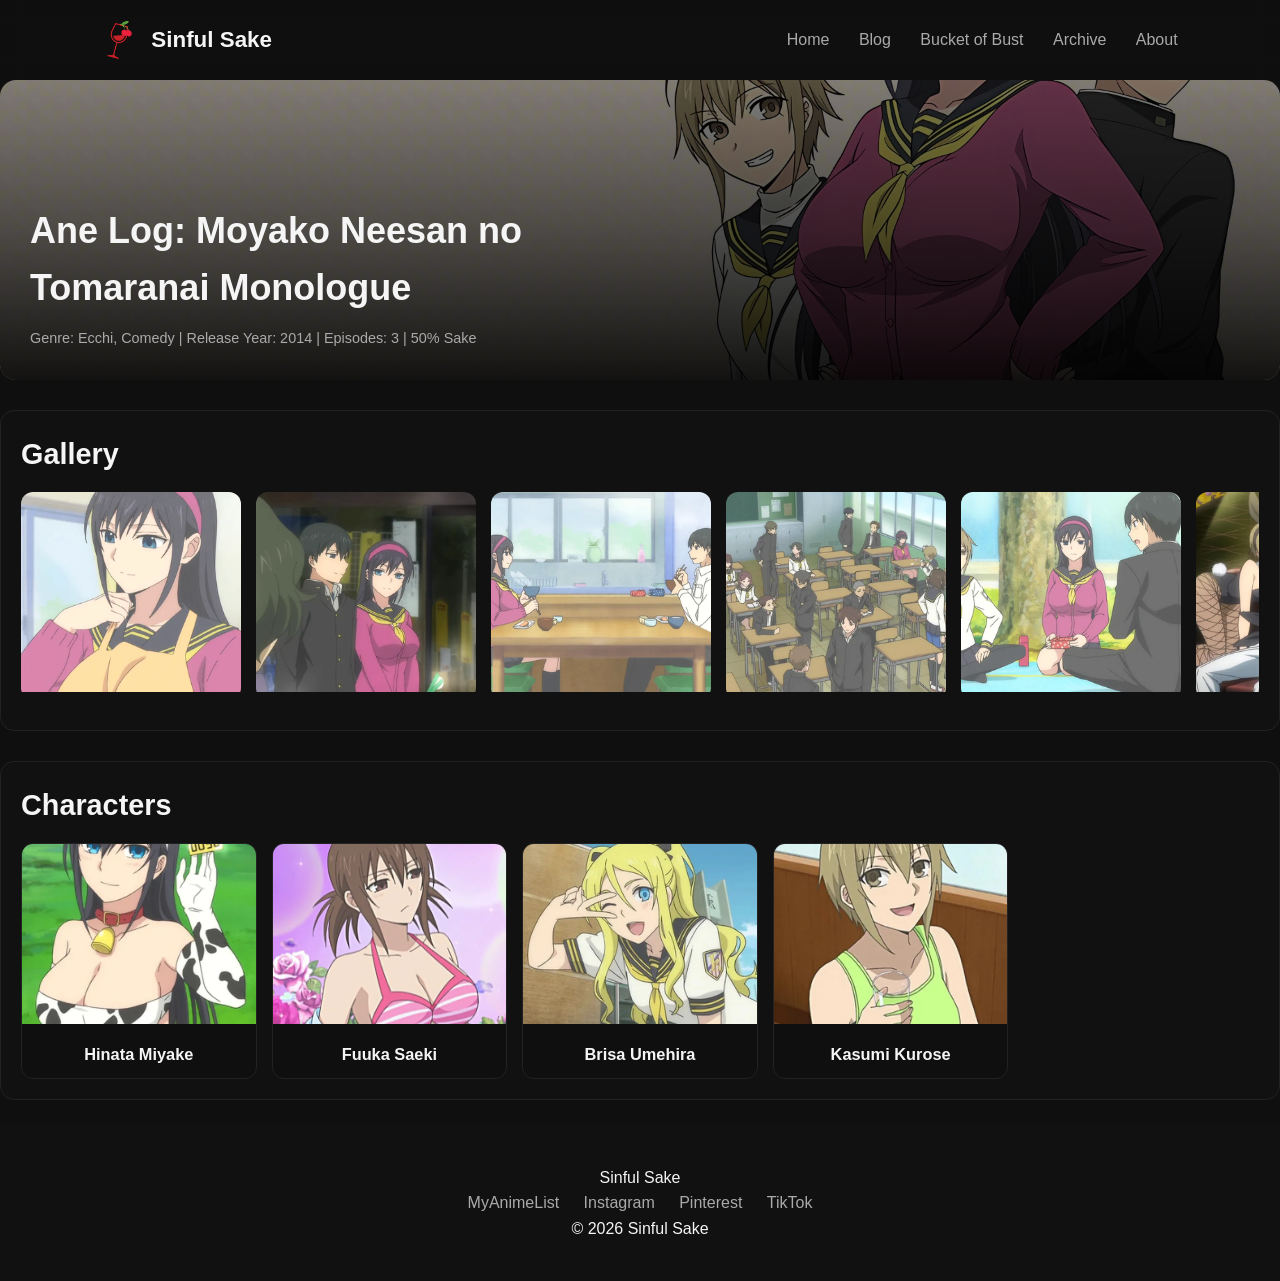
<file: content/anime/ane-log/ane-log.html>
<!DOCTYPE html>
<html lang="en">
<head>
    <meta charset="UTF-8">
    <meta name="viewport" content="width=device-width, initial-scale=1.0">
    <title>Ane Log: Moyako Neesan no Tomaranai Monologue - Sinful Sake</title>
    <link rel="shortcut icon" href="../../../img/icon.ico" type="image/x-icon">
    <link rel="stylesheet" href="../../../css/base.css">
    <link rel="stylesheet" href="../../../css/layout.css">
    <link rel="stylesheet" href="../../../css/components.css">
    <link rel="stylesheet" href="../../../css/pages.css">
    <link rel="stylesheet" href="../../../css/post.css">
    <link rel="stylesheet" href="../../../css/responsive.css">
    <!-- Google tag (gtag.js) -->
    <script async src="https://www.googletagmanager.com/gtag/js?id=G-5C6N6DQBXB"></script>
    <script>
      window.dataLayer = window.dataLayer || [];
      function gtag(){dataLayer.push(arguments);}
      gtag('js', new Date());
    
      gtag('config', 'G-5C6N6DQBXB');
    </script>
</head>
<body>
<!-- NAVBAR -->
<div id="navbar"></div>

<section class="character-section">
    <div class="character-section-margin">
        <!-- HERO SECTION -->
        <div class="header-hero">
            <img src="ane-log.webp" alt="A Place Further than the Universe">
            <div class="header-overlay"></div>
            <div class="hero-content">
                <h1>Ane Log: Moyako Neesan no Tomaranai Monologue</h1>
                <div class="meta">
                    <span>Genre: Ecchi, Comedy</span>
                    <span>|</span>
                    <span>Release Year: 2014</span>
                    <span>|</span>
                    <span>Episodes: 3</span>
                    <span>|</span>
                    <span>50% Sake</span>
                </div>
            </div>
        </div>
        <!-- GALLERY -->
        <div class="card" style="margin-top: 30px;">
            <div class="section-header">
                <h2>Gallery</h2>
            </div>          
            <div class="gallery-wrapper">
                <div class="gallery">
                    <div id="gallery" data-prefix="ane_log_" data-start="1" data-end="61" data-alt="moyako kanoe" data-ext="webp"></div>
                    <div id="gallery" data-prefix="Ane_Log_Ani_" data-start="1" data-end="18" data-alt="moyako kanoe" data-ext="webp"></div>
                </div>
            </div>
        </div>
        <!-- CHARACTER SECTION -->
        <div class="card" style="margin-top: 30px;">
            <div class="section-header">
                <h2>Characters</h2>
            </div>
            <div class="character-grid">
                <a href="../../characters/moyako-konoe/moyako-konoe.html" class="character-item">
                    <img src="moyako-konoe.webp">
                    <div class="char-info">
                        <h3>Hinata Miyake</h3>
                    </div>
                </a>
                <a href="#" class="character-item">
                    <img src="fuuka-saeki.webp">
                    <div class="char-info">
                        <h3>Fuuka Saeki</h3>
                    </div>
                </a>
                <a href="#" class="character-item">
                    <img src="brisa-umehira.webp">
                    <div class="char-info">
                        <h3>Brisa Umehira</h3>
                    </div>
                </a>
                <a href="#" class="character-item">
                    <img src="kasumi-kurose.webp">
                    <div class="char-info">
                        <h3>Kasumi Kurose</h3>
                    </div>
                </a>
            </div>
        </div>
    </div>
</section>
<div id="footer" style="margin-top: auto;"></div>

<!-- LIGHTBOX -->
<div class="lightbox" id="lightbox">

    <span class="close">&times;</span>

    <img class="lightbox-img" id="lightbox-img">

    <button class="nav prev">&#10094;</button>
    <button class="nav next">&#10095;</button>

</div>
<script src="../../../scripts/script.js" defer></script>
<script src="../../../scripts/gallery.js"></script>

</body>
</html>
</file>
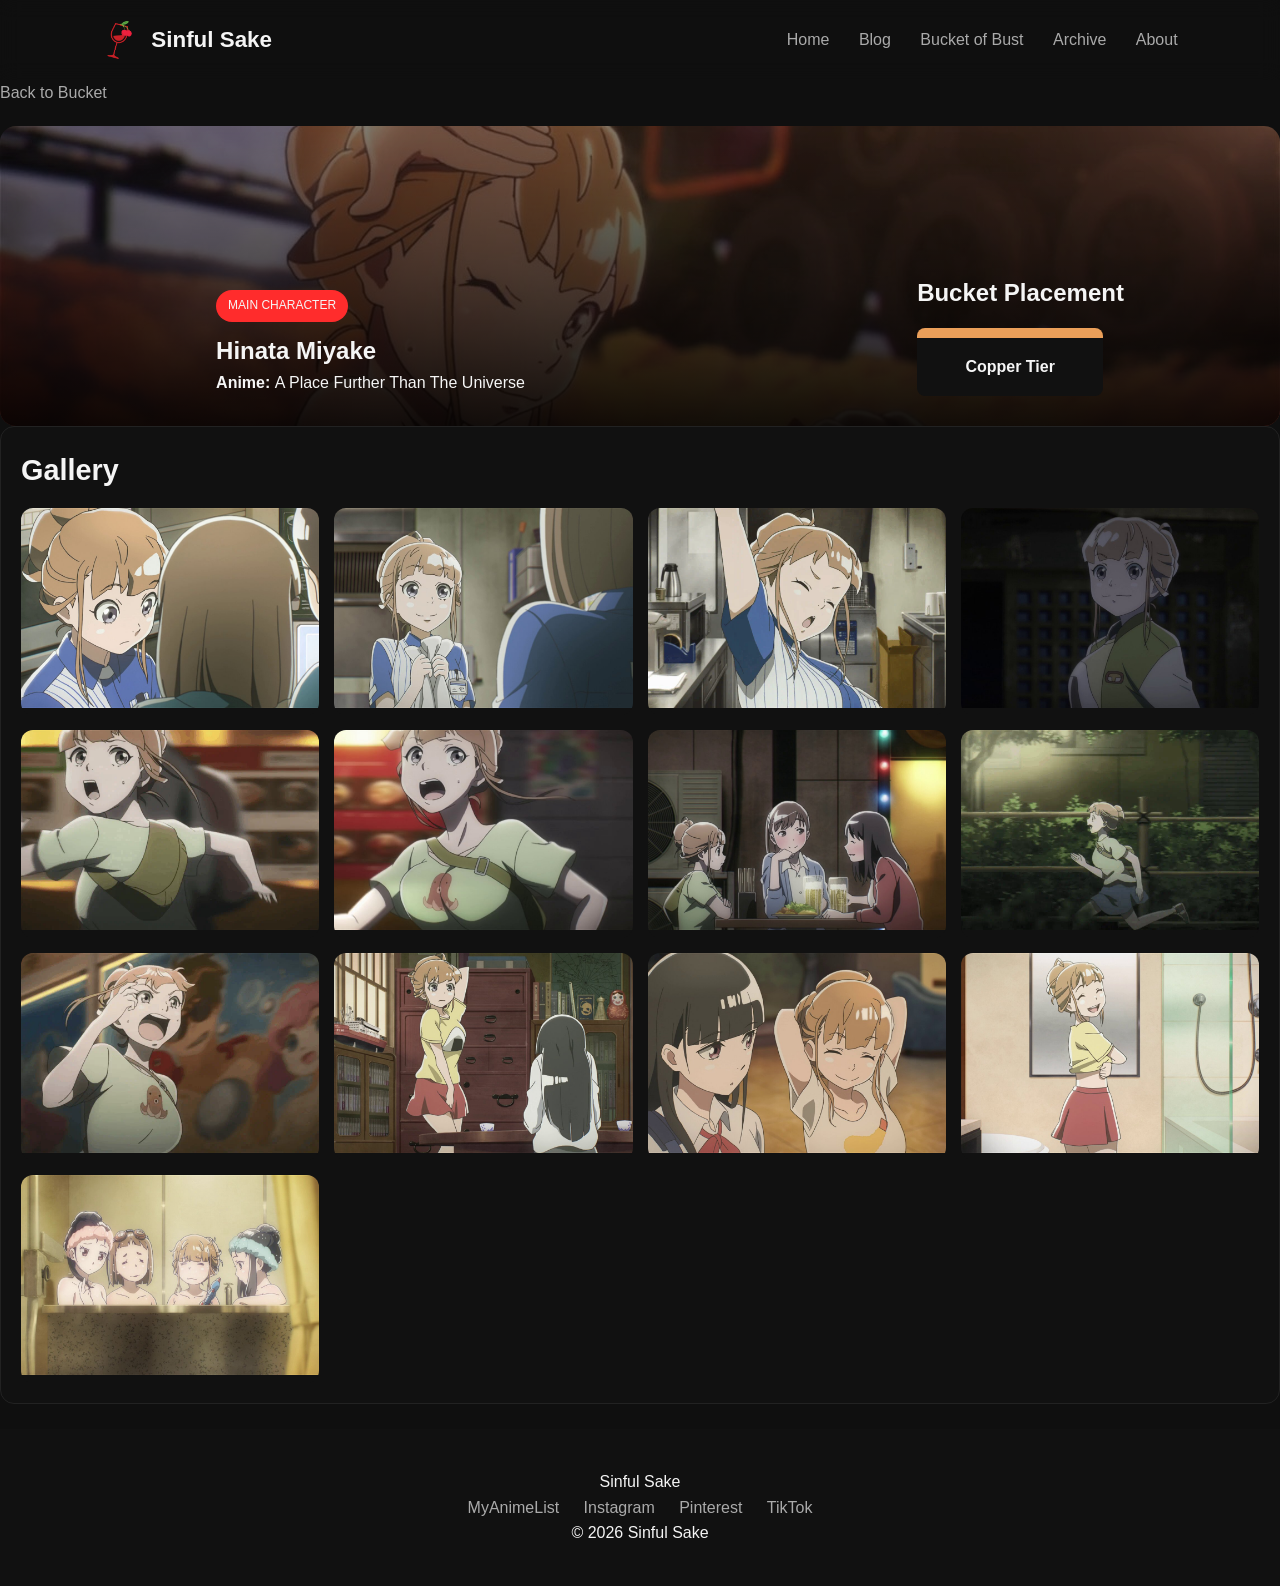
<file: content/characters/hinata-miyake/hinata-miyake.html>
<!DOCTYPE html>
<html lang="en">
<head>
    <meta charset="UTF-8">
    <meta name="viewport" content="width=device-width, initial-scale=1.0">
    <title>Hinata Miyake - Sinful Sake</title>
    <link rel="shortcut icon" href="../../../img/icon.ico" type="image/x-icon">
    <link rel="stylesheet" href="../../../css/base.css">
    <link rel="stylesheet" href="../../../css/layout.css">
    <link rel="stylesheet" href="../../../css/components.css">
    <link rel="stylesheet" href="../../../css/pages.css">
    <link rel="stylesheet" href="../../../css/post.css">
    <link rel="stylesheet" href="../../../css/responsive.css">
    <!-- Google tag (gtag.js) -->
    <script async src="https://www.googletagmanager.com/gtag/js?id=G-5C6N6DQBXB"></script>
    <script>
      window.dataLayer = window.dataLayer || [];
      function gtag(){dataLayer.push(arguments);}
      gtag('js', new Date());
    
      gtag('config', 'G-5C6N6DQBXB');
    </script>
</head>
<body>
    
<!-- NAVBAR -->
<div id="navbar"></div>

<section class="character-section">
    <div class="character-section-margin">
        <p style="margin-bottom: 20px; display: block;"><a href="../../../bucket.html" class="view-all">Back to Bucket</a></p>
        <!-- HERO -->
        <div class="header-hero character-hero">
            <img src="Hinata-Miyake.jpg" alt="Hinata Miyake">
            <div class="header-overlay"></div>
            <div class="header-content character-header">
                <div>
                    <span class="featured-tag noselect">Main Character</span>
                    <h1>Hinata Miyake</h1>
                    <p><strong>Anime: </strong> <a href="">A Place Further Than The Universe</a></p>
                </div>
                <div>
                    <h1>Bucket Placement</h1>
                    <span class="bucket-character copper">Copper Tier</span>
                </div>
            </div>
        </div>
        <!-- GALLERY -->
        <div class="card">
            <div class="section-header">
                <h2>Gallery</h2>
            </div>
            <div class="gallery">
                <div class="gallery-item">
                    <img src="img01.jpg" alt="hinata-miyake">
                </div>
                <div class="gallery-item">
                    <img src="img02.jpg" alt="hinata-miyake">
                </div>
                <div class="gallery-item">
                    <img src="Animation1.webp" alt="hinata-miyake">
                </div>
                <div class="gallery-item">
                    <img src="img03.jpg" alt="hinata-miyake">
                </div>
                <div class="gallery-item">
                    <img src="Animation2.webp" alt="hinata-miyake">
                </div>
                <div class="gallery-item">
                    <img src="img04.jpg" alt="hinata-miyake">
                </div>
                <div class="gallery-item">
                    <img src="img05.jpg" alt="hinata-miyake">
                </div>
                <div class="gallery-item">
                    <img src="Animation3.webp" alt="hinata-miyake">
                </div>
                <div class="gallery-item">
                    <img src="Animation4.webp" alt= "hinata-miyake">
                </div>
                <div class="gallery-item">
                    <img src="img06.jpg" alt="hinata-miyake">
                </div>
                <div class="gallery-item">
                    <img src="img07.jpg" alt="hinata-miyake">
                </div>
                <div class="gallery-item">
                    <img src="img08.jpg" alt="hinata-miyake">
                </div>
                <div class="gallery-item">
                    <img src="img09.jpg" alt="hinata-miyake">
                </div>
            </div>
        </div>
    </div>
</section>

<div id="footer" style="margin-top: auto;"></div>

<!-- LIGHTBOX -->
<div class="lightbox" id="lightbox">

    <span class="close">&times;</span>

    <img class="lightbox-img" id="lightbox-img">

    <button class="nav prev">&#10094;</button>
    <button class="nav next">&#10095;</button>

</div>
<script src="../../../script.js" defer></script>

</body>
</html>
</file>
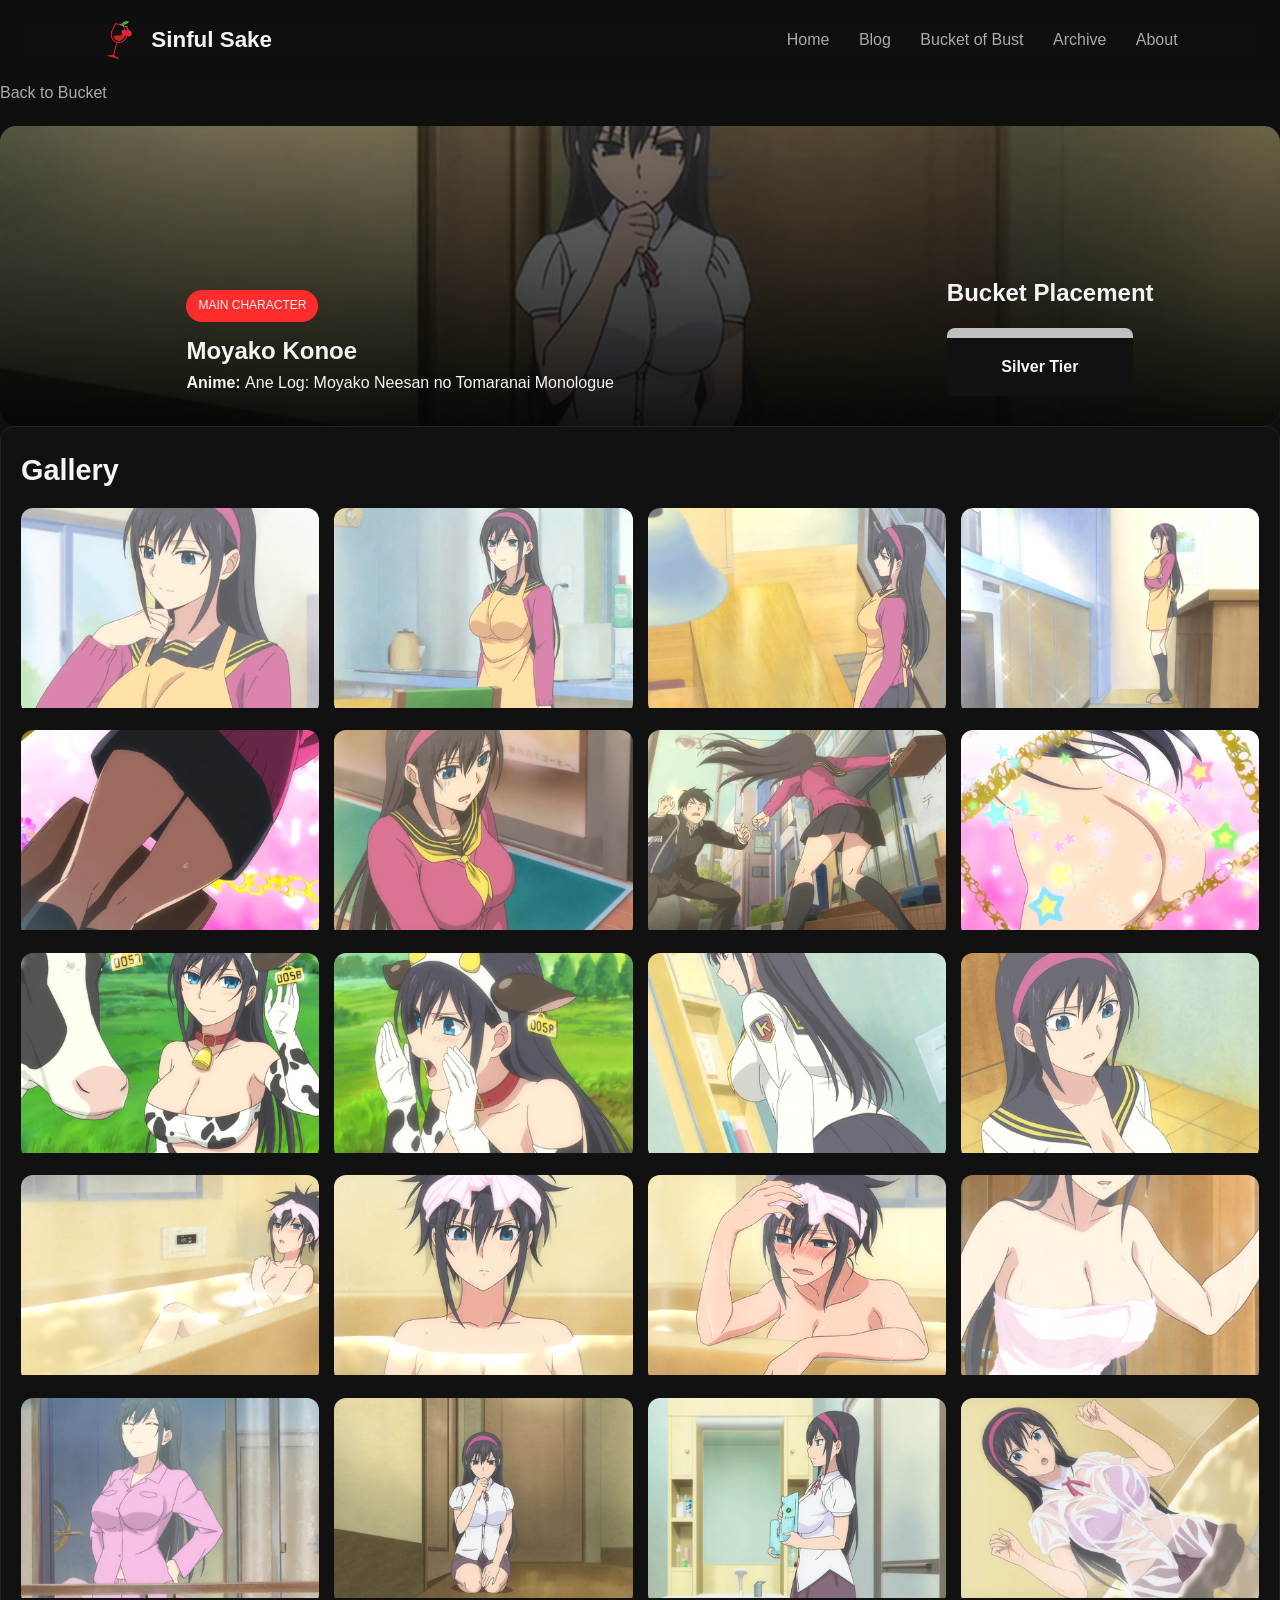
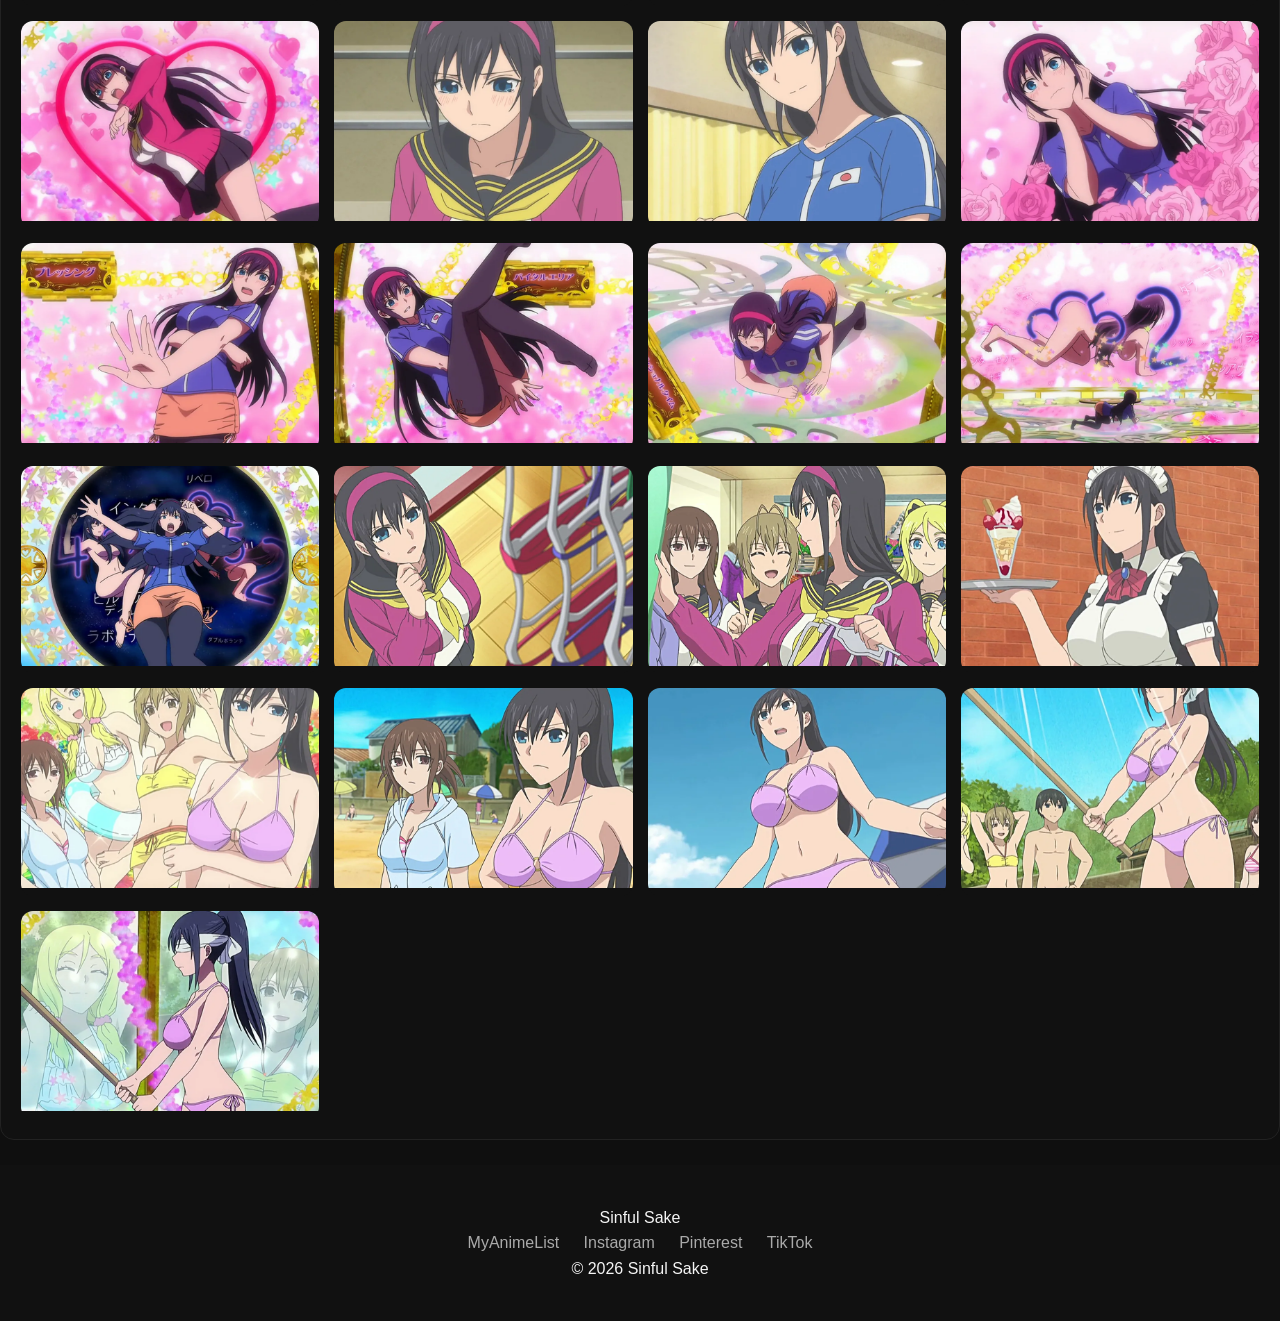
<file: content/characters/moyako-konoe/moyako-konoe.html>
<!DOCTYPE html>
<html lang="en">
<head>
    <meta charset="UTF-8">
    <meta name="viewport" content="width=device-width, initial-scale=1.0">
    <title>Moyako Konoe - Sinful Sake</title>
    <link rel="shortcut icon" href="../../../img/icon.ico" type="image/x-icon">
    <link rel="stylesheet" href="../../../css/base.css">
    <link rel="stylesheet" href="../../../css/layout.css">
    <link rel="stylesheet" href="../../../css/components.css">
    <link rel="stylesheet" href="../../../css/pages.css">
    <link rel="stylesheet" href="../../../css/post.css">
    <link rel="stylesheet" href="../../../css/responsive.css">
</head>
<body>
    
<!-- NAVBAR -->
<div id="navbar"></div>

<section class="character-section">
    <div class="character-section-margin">
        <p style="margin-bottom: 20px; display: block;"><a href="../../../bucket.html" class="view-all">Back to Bucket</a></p>
        <!-- HERO -->
        <div class="header-hero character-hero">
            <img src="moya_18.webp" alt="moya">
            <div class="header-overlay"></div>
            <div class="header-content character-header">
                <div>
                    <span class="featured-tag noselect">Main Character</span>
                    <h1>Moyako Konoe</h1>
                    <p><strong>Anime: </strong> <a href="../../anime/ane-log/ane-log.html">Ane Log: Moyako Neesan no Tomaranai Monologue</a></p>
                </div>
                <div>
                    <h1>Bucket Placement</h1>
                    <span class="bucket-character silver">Silver Tier</span>
                </div>
            </div>
        </div>
        <!-- GALLERY -->
        <div class="card">
            <div class="section-header">
                <h2>Gallery</h2>
            </div>
            <div id="gallery" data-prefix="moya_" data-start="1" data-end="37" data-alt="moyako kanoe" data-ext="webp"></div>
        </div>
    </div>
</section>

<div id="footer" style="margin-top: auto;"></div>

<!-- LIGHTBOX -->
<div class="lightbox" id="lightbox">

    <span class="close">&times;</span>

    <img class="lightbox-img" id="lightbox-img">

    <button class="nav prev">&#10094;</button>
    <button class="nav next">&#10095;</button>

</div>
<script src="../../../scripts/script.js" defer></script>
<script src="../../../scripts/gallery.js"></script>
</body>
</html>
</file>
<file: css/base.css>
/* =====================
   DESIGN TOKENS (OPTIONAL BUT CLEAN)
===================== */
:root {
    --bg: #0f0f0f;
    --card: #1a1a1a;
    --card-2: #151515;
    --text: #f5f5f5;
    --muted: #aaa;
    --accent: #ff4d6d;
}

/* RESET */
* {
    margin: 0;
    padding: 0;
}

/* GLOBAL */
body {
    font-family: -apple-system, BlinkMacSystemFont, "Segoe UI", Roboto, sans-serif;
    background: #0f0f0f;
    color: #f5f5f5;
    line-height: 1.6;
    display: flex;
    flex-direction: column;
    min-height: 100vh;
}

a {
    text-decoration: none;
    color: inherit;
}

h1, h2, h3 {
    font-weight: 700;
}
h2 {
    font-size: 1.8rem;
}

/* BUTTON */
.btn {
    display: inline-block;
    background: #ff4d6d;
    color: #fff;
    padding: 12px 20px;
    border-radius: 6px;
    transition: 0.3s;
}

.btn:hover {
    opacity: 0.85;
}

/* TAG BASE */
.tag {
    color: #ff4d6d;
}

/* =====================
   REUSABLE UTILITIES
===================== */

.flex {
    display: flex;
}

.center {
    display: flex;
    align-items: center;
    justify-content: center;
}

.text-muted {
    color: var(--muted);
}

.text-accent {
    color: var(--accent);
}

.container {
    max-width: 1440px;
    margin: 0 auto;
    padding: 0 20px;
    padding-top: 5.75em;
}

img {
    user-select: none;
    pointer-events: none;
}

.subtitle {
    display: block;
    font-size: 0.8rem;
    color: #888;
}

.noselect {
    -webkit-touch-callout: none; 
    -webkit-user-select: none; 
    -khtml-user-select: none; 
    -moz-user-select: none; 
    -ms-user-select: none;
    user-select: none; 
}
</file>
<file: css/layout.css>
.character-section{
    padding: 0;
}

.character-section-margin{
    max-width: 1440px;
    margin: 0 auto;
}

/* NAVBAR */
.navbar {
    display: flex;
    justify-content: space-between;
    align-items: center;
    padding: 20px 8%;
    background: rgba(15,15,15,0.8);
    backdrop-filter: blur(10px);
    position: sticky;
    top: 0;
    z-index: 1000;
}

.logo {
    font-size: 1.4rem;
    font-weight: bold;
    display: flex;
    align-items: center;
    gap: 10px;
}

.logo img {
    height: 40px;
    width: auto;
}

.navbar nav a {
    margin-left: 25px;
    color: #aaa;
    transition: 0.3s;
}

.navbar nav a:hover {
    color: #fff;
}

/* GRID SYSTEMS */
.split {
    display: grid;
    grid-template-columns: 1fr 1fr;
    gap: 25px;
    padding-top: 3.75em;
}

.grid {
    display: grid;
    grid-template-columns: repeat(3, 1fr);
    gap: 25px;
}

.post-grid {
    display: grid;
    grid-template-columns: repeat(4, 1fr);
    gap: 20px;
}

.feature-bar {
    display: grid;
    grid-template-columns: repeat(auto-fit, minmax(180px, 1fr));
    gap: 15px;
    padding: 0;
    max-width: 1440px;
    margin: 0 auto;
}

.feature i {
    font-size: 1.4rem;
    color: #ff4d6d;
}

.hero-content {
    max-width: 650px;
    position: absolute;
    bottom: 30px;
    left: 30px;
    z-index: 2;
}

.index {
    position: relative;
    max-width: 700px;
}

.index div{
    margin-bottom: 1.75em;
}

.index .subtitle{
    font-size: 16px;
}

/* FOOTER */
footer {
    padding: 40px 8%;
    text-align: center;
    background: #111;
    margin-top: auto;
}

.socials a {
    margin: 0 10px;
    color: #aaa;
    transition: 0.3s;
}

.socials a:hover {
    color: #fff;
}
</file>
<file: css/components.css>
/* =========================
BUTTONS & LINKS
========================= */

.view-all {
    color: #aaa;
    transition: 0.2s;
}

.view-all:hover {
    color: #fff;
}

.filter-btn {
    padding: 8px 16px;
    border-radius: 20px;
    border: 1px solid #222;
    background: #111;
    color: white;
    cursor: pointer;
    transition: 0.2s;
}

.filter-btn:hover, .filter-btn.active {
    background: #ff2c2c;
    border-color: #ff2c2c;
}

/* =========================
CARD SYSTEM
========================= */
.card {
    background: #111;
    border: 1px solid #222;
    border-radius: 14px;
    padding: 20px;
    margin-bottom: 25px;
}

.card-header {
    margin-bottom: 10px;
}

.highlight {
    margin-top: 10px;
    padding: 10px;
    border-left: 3px solid red;
    background: rgba(255, 0, 0, 0.05);
}

/* =========================
POST CARD (BLOG GRID)
========================= */

.post-card {
    display: block;
    background: #1a1a1a;
    border-radius: 12px;
    overflow: hidden;
    text-align: center;
    border: 1px solid rgba(255,255,255,0.05);
    transition: 0.3s;
}

.post-card:hover {
    transform: translateY(-5px);
    border-color: rgba(255, 77, 109, 0.4);
}

.post-image {
    position: relative;
    height: 180px;
}

.post-image img {
    width: 100%;
    height: 100%;
    object-fit: cover;
}

.post-body {
    padding: 15px;
}

.post-body p {
    color: #aaa;
    font-size: 0.9rem;
}

/* LABELS */

.label {
    position: absolute;
    bottom: 10px;
    left: 10px;
    padding: 4px 10px;
    font-size: 0.7rem;
    border-radius: 4px;
    font-weight: bold;
}

.label.review { 
    background: rgba(255,77,109,0.9); 

}
.label.weekly { 
    background: rgba(100,150,255,0.9); 
}

.label.archive { 
    background: rgba(200,200,200,0.7); 
}

/* =========================
GALLERY SYSTEM
========================= */

.gallery {
    display: grid;
    grid-template-columns: repeat(auto-fit, minmax(250px, 1fr));
    gap: 15px;
}

#gallery {
    display: grid;
    grid-template-columns: repeat(auto-fit, minmax(250px, 1fr));
    gap: 15px;
}


.gallery-item {
    position: relative;
    overflow: hidden;
    border-radius: 12px;
    background: #111;
    cursor: pointer;
}

.gallery-item img {
    width: 100%;
    height: 200px;
    object-fit: cover;
    transition: 0.3s;
}

.gallery-item:hover img {
    transform: scale(1.05);
}

/* OVERLAY */
.overlay {
    position: absolute;
    bottom: 0;
    width: 100%;
    padding: 10px;
    background: linear-gradient(to top, rgba(0,0,0,0.8), transparent);
    opacity: 0;
    transition: 0.3s;
}

.gallery-item:hover .overlay {
    opacity: 1;
}

/* CAROUSEL MODE */

.gallery-wrapper.carousel {
    overflow-x: auto;
    padding-bottom: 10px;
}

.gallery-wrapper::-webkit-scrollbar {
    height: 6px;
}

.gallery-wrapper::-webkit-scrollbar-thumb {
    background: #444;
    border-radius: 10px;
}

.gallery.carousel {
    display: flex;
    gap: 15px;
}

.gallery.carousel .gallery-item {
    min-width: 220px;
}

#gallery-wrapper.carousel {
    overflow-x: auto;
    padding-bottom: 10px;
}

#gallery-wrapper::-webkit-scrollbar {
    height: 6px;
}

#gallery-wrapper::-webkit-scrollbar-thumb {
    background: #444;
    border-radius: 10px;
}

#gallery.carousel {
    display: flex;
    gap: 15px;
}

#gallery.carousel .gallery-item {
    min-width: 220px;
}

/* =========================
CHARACTER SYSTEM
========================= */
.character-item {
    background: #0f0f0f;
    border: 1px solid #222;
    border-radius: 12px;
    overflow: hidden;
    transition: 0.3s;
}

.character-item:hover {
    transform: translateY(-5px);
    box-shadow: 0 0 15px rgba(255, 44, 44, 0.2);
}

.character-item img {
    width: 100%;
    height: 180px;
    object-fit: cover;
}

.char-info {
    padding: 10px;
    text-align: center;
    font-size: 14px;
}
.char-info span {
    color: #aaa;
}
.name {
    font-weight: bold;
}

.character-list {
    display: grid;
    grid-template-columns: repeat(auto-fit, minmax(160px, 1fr));
    gap: 15px;
}

.character-grid {
    display: grid;
    grid-template-columns: repeat(5, 1fr);
    gap: 15px;
}

.character {
    display: block;
    background: #111;
    border-radius: 10px;
    overflow: hidden;
    border: 1px solid #222;
}

.character img {
    width: 100%;
}

/* SPECIAL STATES */

.character-item.bucket {
    border: 1px solid #ff2c2c;
    box-shadow: 0 0 20px rgba(255, 44, 44, 0.3);
}

.verdict {
    display: inline-block;
    margin-top: 10px;
    padding: 5px 10px;
    border-radius: 5px;
    font-size: 12px;
    font-weight: bold;
}

.verdict.in {
    background: #ff2c2c;
    color: white;
}

/* =========================
TAGS
========================= */

.tag {
    font-size: 0.7rem;
    padding: 2px 6px;
    border-radius: 6px;
    margin-left: 8px;
    background: #333;
}

/* =========================
RATING SYSTEM
========================= */

.rating-circle {
    width: 140px;
    height: 140px;
    margin: 20px auto;
    border-radius: 50%;
    display: flex;
    align-items: center;
    justify-content: center;
}

.rating-number {
    font-size: 48px;
    font-weight: bold;
}

.rating-background {
    position: absolute;
    inset: 0;
    opacity: 0.15;
}

/* =========================
LIGHTBOX
========================= */

.lightbox {
    position: fixed;
    inset: 0;
    background: rgba(0,0,0,0.95);
    display: none;
    align-items: center;
    justify-content: center;
    flex-direction: column;
    z-index: 9999;
}

.lightbox.active {
    display: flex;
}

.lightbox-img {
    max-width: 90%;
    max-height: 70vh;
}

.close {
    position: absolute;
    top: 20px;
    right: 30px;
    font-size: 30px;
    cursor: pointer;
}

.nav {
    position: absolute;
    top: 50%;
    transform: translateY(-50%);
    font-size: 30px;
    background: none;
    border: none;
    color: white;
    cursor: pointer;
}

.prev { 
    left: 20px; 
}
.next { 
    right: 20px; 
}
</file>
<file: css/pages.css>
/* HERO */

/* =========================
HERO SYSTEM (ALL PAGES)
========================= */

.hero {
    box-sizing: border-box;
    min-height: 75vh;
    display: flex;
    align-items: center;
    padding: 80px 8%;
    background: linear-gradient(to bottom, rgba(0,0,0,0.7), #0f0f0f),
                url("../img/anime/a-place-further-than-the-universe/a-place-further-than-the-universe.jpeg") center/cover;
}

.hero-content h1 {
font-size: 36px;
margin: 0;
}

.hero-content .subtitle {
color: #ccc;
margin: 10px 0;
}

.meta {
margin-top: 10px;
color: #aaa;
font-size: 0.9rem;
}

/* VARIANTS */
.blog-hero {
    background: linear-gradient(to bottom, rgba(0,0,0,0.7), #0f0f0f),
    url("/img/blog-hero.jpg") center/cover;
    color: white;
    min-height: 50vh;
}

.bucket-hero {
    background: linear-gradient(to bottom, rgba(0,0,0,0.7), #0f0f0f),
    url("/img/bucket-hero.jpg") center/cover;
    color: white;
    min-height: 50vh;
}

/* =====================
   BUCKET / TIERS
===================== */

.bucket-grid {
    display: flex;
    gap: 20px;
}

.view-tier {
    font-size: 12px;
    color: #aaa;
}

.platinum { border-top: 10px solid #e5e4e2; }
.diamond  { border-top: 10px solid #b9f2ff; }
.gold     { border-top: 10px solid #ffd700; }
.silver   { border-top: 10px solid #c0c0c0; }
.bronze   { border-top: 10px solid #cd7f32; }
.copper   { border-top: 10px solid #eb9f59; }
.stone    { border-top: 10px solid #555; }

/* =========================
HEADER HERO (IMAGE STYLE)
========================= */

.header-hero {
position: relative;
height: 300px;
border-radius: 16px;
overflow: hidden;
}

.header-hero img {
width: 100%;
height: 100%;
object-fit: cover;
filter: brightness(0.5);
}

.header-overlay {
position: absolute;
inset: 0;
background: linear-gradient(
to top,
rgba(0,0,0,0.85),
rgba(0,0,0,0.4),
transparent
);
}

.header-content {
position: absolute;
bottom: 30px;
left: 30px;
}

.character-header {
    display: flex;
    justify-content: space-around;
    align-items: flex-end;
    gap: 20px;
    width: 100%;
}

/* =========================
ARCHIVE PAGE
========================= */

.page {
padding: 40px 8%;
max-width: 1000px;
margin: auto;
}

.archive-header {
    display: flex;
    justify-content: space-between;
    align-items: center;
    margin-bottom: 2em;
    min-width: 500px;
}

.archive-header h1 {
margin: 0;
}

.archive-controls {
display: flex;
gap: 10px;
}

/* SEARCH */

#searchInput {
padding: 0.6rem 0.9rem;
border-radius: 8px;
border: 1px solid #444;
background: #111;
color: #fff;
width: 220px;
}

#searchInput:focus {
border-color: #888;
}

/* LIST */

.archive-list {
list-style: none;
padding: 0;
}

.archive-list li {
display: flex;
justify-content: space-between;
margin-bottom: 10px;
}

/* =========================
BLOG GRID PAGE
========================= */

.recent {
padding-top: 0;
}

.filter-group {
    display: flex;
    flex-wrap: wrap;
    justify-content: center;
    gap: 10px;
    margin: 20px 0;
}

/* =========================
BUCKET (TIER SYSTEM)
========================= */
.tier-card {
background: #0f0f0f;
margin-bottom: 30px;
border-radius: 16px;
overflow: hidden;
border: 1px solid rgba(255,255,255,0.05);
}

.tier-header {
display: flex;
justify-content: space-between;
align-items: center;
padding: 15px 20px;
background: #1a1a1a;
}

.tier-header h2 {
margin: 0;
}

.view-tier {
font-size: 12px;
color: #aaa;
text-decoration: none;
}

.view-tier:hover {
color: #ff2c2c;
}

/* GRID BEHAVIOR */
.tier {
    background: #1a1a1a;
    padding: 20px;
    border-radius: 14px;
    text-align: center;
    transition: 0.3s;
    flex: 1;
}

.tier:hover {
    transform: translateY(-5px);
}

.tier-card .character-grid {
padding: 20px;
}

/* =========================
BUCKET LABEL
========================= */

.bucket-character {
display: inline-block;
padding: 10px 14px;
border-radius: 8px;
background: #111;
font-weight: bold;
width: 90%;
padding: 1em 0;
margin-top: 1em;
text-align: center;
}

/* =========================
SMALL UTILITIES
========================= */

.section-header {
display: flex;
justify-content: space-between;
align-items: center;
margin-bottom: 15px;
}

.section-title {
margin: 30px 0 10px;
border-left: 4px solid red;
padding-left: 10px;
}

/* INDEX  */

.featured {
    background: #1a1a1a;
    border-radius: 14px;
    overflow: hidden;
    position: relative;
    display: flex;
    flex-direction: column;
    cursor: pointer;
    padding: 0;
    border: 1px solid rgba(255, 77, 109, 0.4);
}

.featured img {
    width: 100%;
    height: 220px;
    object-fit: cover;
    display: block;
}

.featured-tag {
    display: inline-block;
    background: #ff2c2c;
    padding: 6px 12px;
    border-radius: 20px;
    font-size: 12px;
    margin-bottom: 10px;
    text-transform: uppercase;
}
.category-tags {
    display: flex;
    margin-top: 20px;
}

.category-tags a {
    display: inline-block;
    padding: 10px 16px;
    margin: 6px;
    border-radius: 20px;
    background: #1a1a1a;
    color: #ccc;
    transition: 0.3s;
    flex: 1;
    text-align: center;
}

.category-tags a:hover {
    background: #ff4d6d;
    color: #fff;
}
.about {
    margin-bottom: 5.75em;
}
.about p {
    margin-top: 1.75em;
}

/* ABOUT PAGE */

.about-layout {
    margin-top: 6.75em;
}

.about-layout h1 {
    padding-bottom: 1em;
}

.about-layout p {
    color: #bbb;
    margin-bottom: 15px;
}
</file>
<file: css/post.css>
/* =====================
   POST PAGE
===================== */

.post {
    max-width: 1440px;
    margin: auto;
    padding: 40px 20px;
}

.post-header h1 {
    font-size: 2.5rem;
    margin-bottom: 10px;
}

.post-meta {
    display: flex;
    gap: 10px;
    font-size: 0.8rem;
    color: #888;
}

/* HERO WRAPPER */
.hero-wrapper {
    position: relative;
    height: 400px;
    border-radius: 16px;
    overflow: hidden;
    margin-bottom: 20px;
}

.hero-wrapper img {
    width: 100%;
    height: 100%;
    object-fit: cover;
    filter: brightness(0.5);
}

.hero-overlay {
    position: absolute;
    inset: 0;
    background: linear-gradient(
        to top,
        rgba(0,0,0,0.85),
        rgba(0,0,0,0.4),
        transparent
    );
}

.meta-row {
    display: flex;
    gap: 10px;
    font-size: 0.9rem;
    color: #bbb;
}

/* =====================
   POST CONTENT
===================== */

.post-content {
    padding: 15px;
}

.post-content h2 {
    margin-top: 30px;
    color: #ff4d6d;
}

.post-content p {
    margin: 10px 0;
    color: #ddd;
}

.post-content ul {
    margin: 10px 0 20px 20px;
}

.post-content li {
    margin-bottom: 5px;
}

/* =====================
   SPLIT (GOOD / BAD)
===================== */
.good h3 {
    color: #4caf50;
}

.bad h3 {
    color: #ff4d4d;
}

/* =====================
   RATING
===================== */

.final-rating-card {
    text-align: center;
    padding: 30px;
    border: 1px solid #222;
    border-radius: 16px;
    position: relative;
}

.rating-content {
    position: relative;
}

.rating-title {
    margin-bottom: 10px;
}

.rating-circle {
    width: 140px;
    height: 140px;
    margin: 20px auto;
    border-radius: 50%;
    display: flex;
    align-items: center;
    justify-content: center;
}

.rating-number {
    font-size: 48px;
    font-weight: bold;
}

.rating-total {
    font-size: 20px;
    color: #aaa;
}
</file>
<file: css/responsive.css>
/* RESPONSIVE DESIGN */
@media (max-width: 1000px) {
    .post-grid {
        grid-template-columns: repeat(2, 1fr);
    }
}


/* Tablet */
@media (max-width: 900px) {
    .split {
        grid-template-columns: 1fr;
    }

    .grid {
        grid-template-columns: repeat(2, 1fr);
    }

    .bucket-grid {
        grid-template-columns: 1fr;
    }
}

/* Mobile Nav */
.menu-toggle {
    display: none;
    font-size: 1.8rem;
    cursor: pointer;
}

@media (max-width: 768px) {
    .menu-toggle {
        display: block;
    }

    .navbar {
        flex-direction: row;
    }

    #nav-menu {
        position: absolute;
        top: 70px;
        right: 0;
        background: #111;
        width: 100%;
        display: none;
        flex-direction: column;
        text-align: center;
        padding: 20px 0;
        transition: all 0.3s ease;
    }

    #nav-menu a {
        margin: 15px 0;
        display: block;
    }

    #nav-menu.active {
        display: flex;
    }
}

/* Small phones */
@media (max-width: 600px) {
    .navbar {
        flex-direction: column;
        gap: 10px;
    }

    .navbar nav {
        display: flex;
        flex-wrap: wrap;
        justify-content: center;
    }

    .navbar nav a {
        font-size: 0.95rem;
    }

    .hero h1 {
        font-size: 1.8rem;
    }

    .grid {
        grid-template-columns: 1fr;
    }

    .split {
        grid-template-columns: 1fr;
    }

    section {
        padding: 40px 5%;
    }

    .overlay {
        opacity: 1;
    }
    .post-grid {
        grid-template-columns: 1fr;
    }
}
</file>
